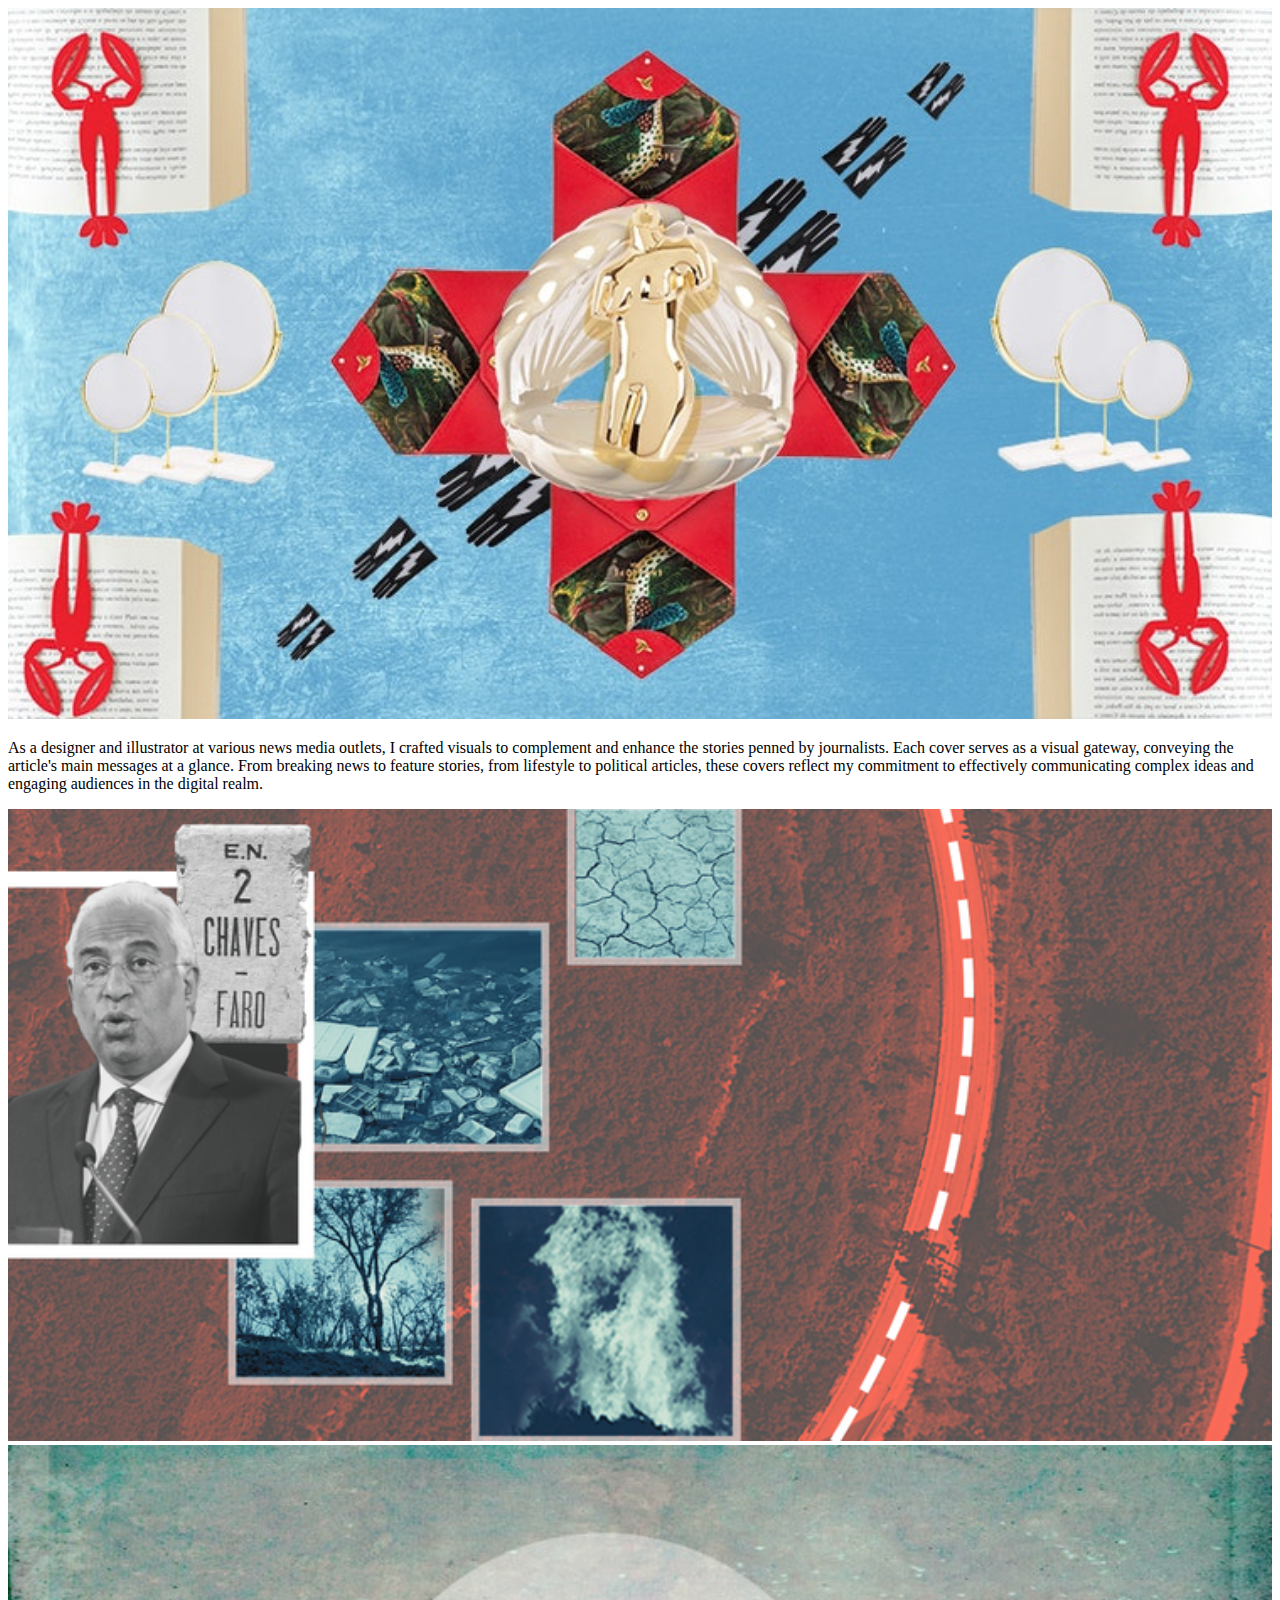
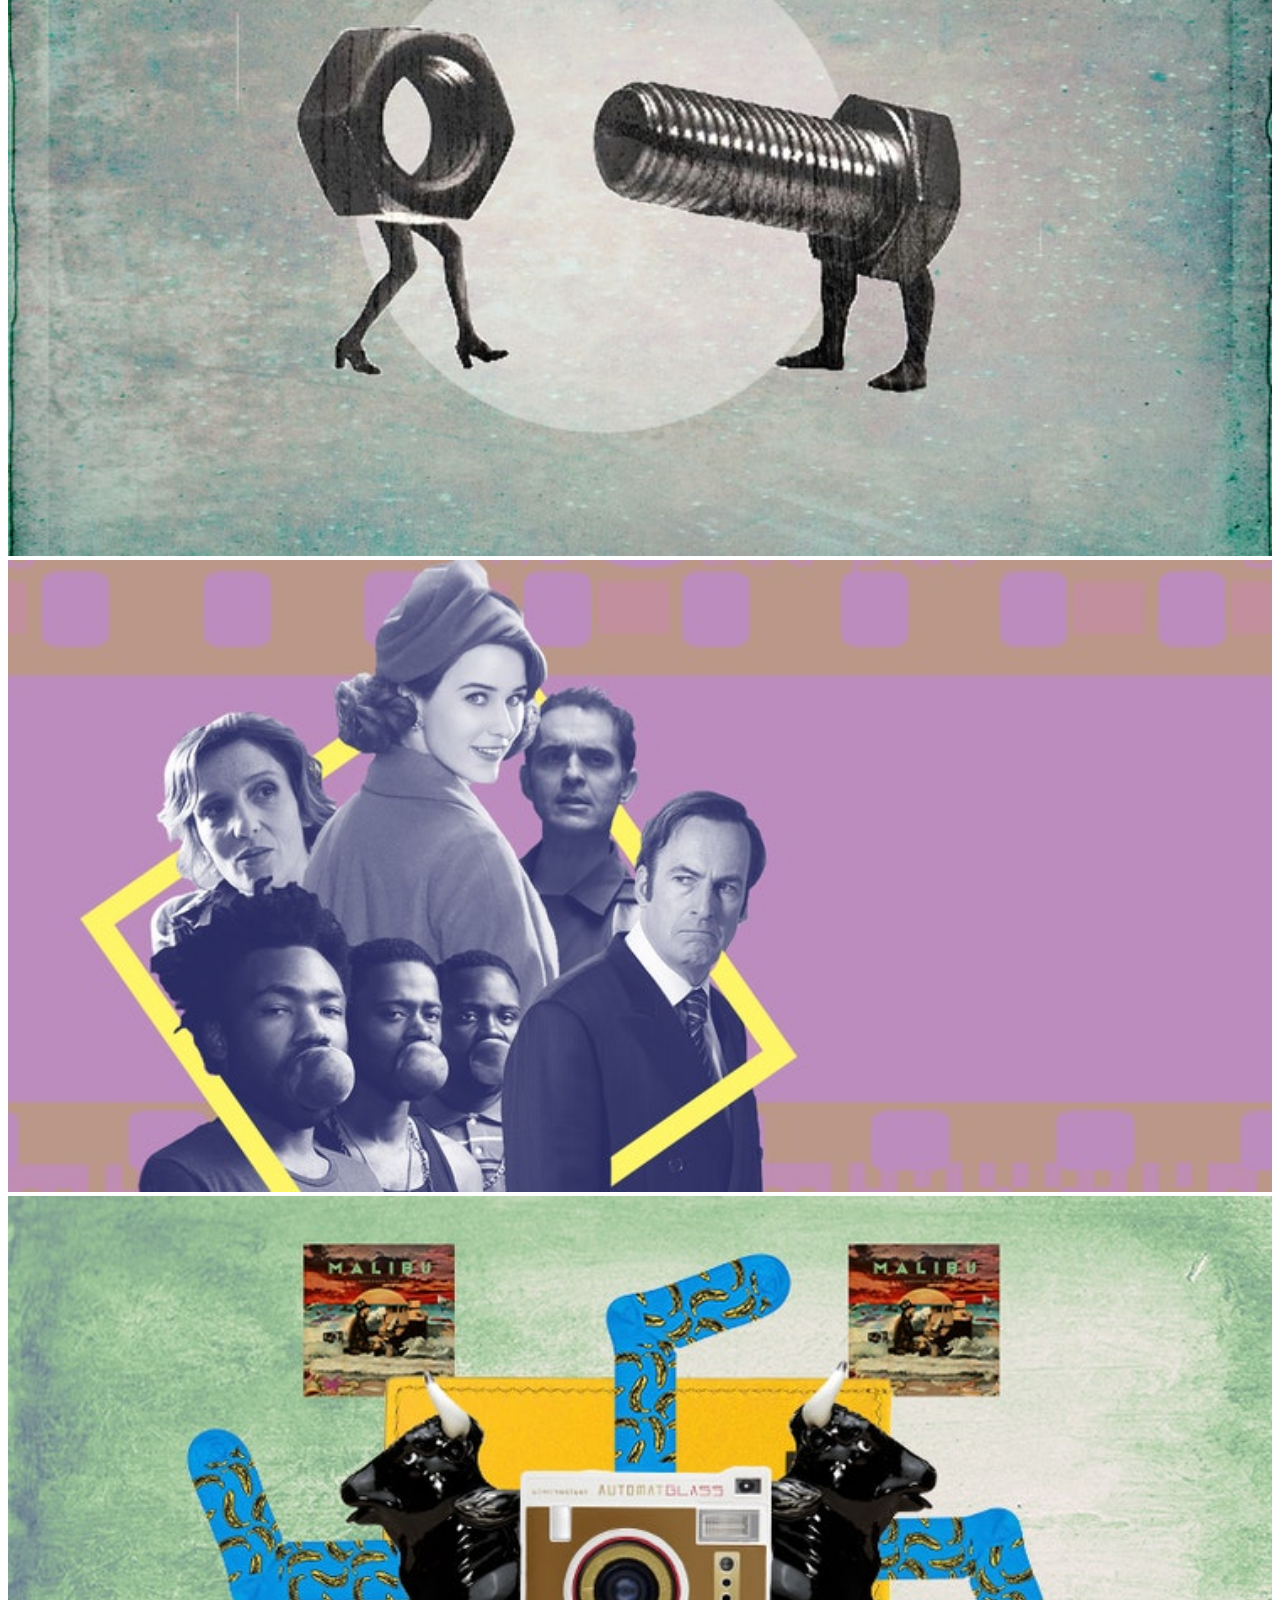
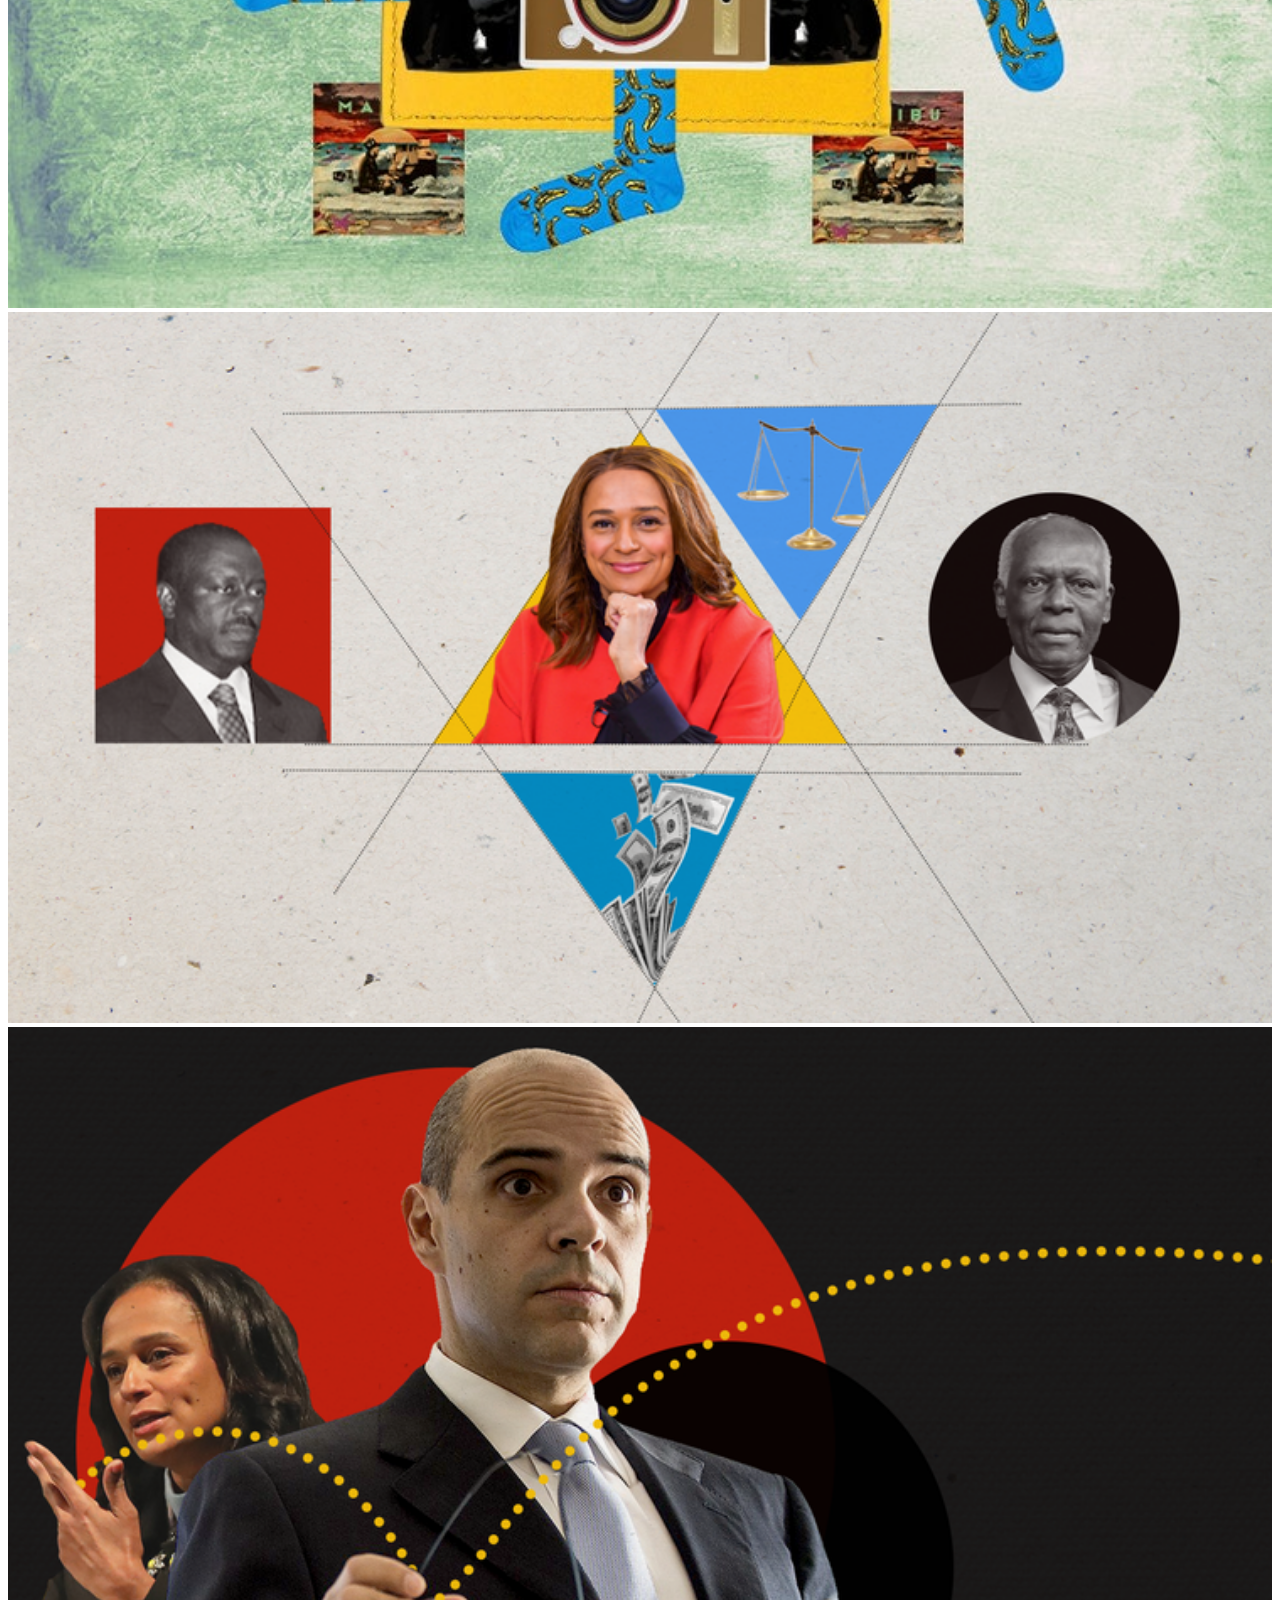
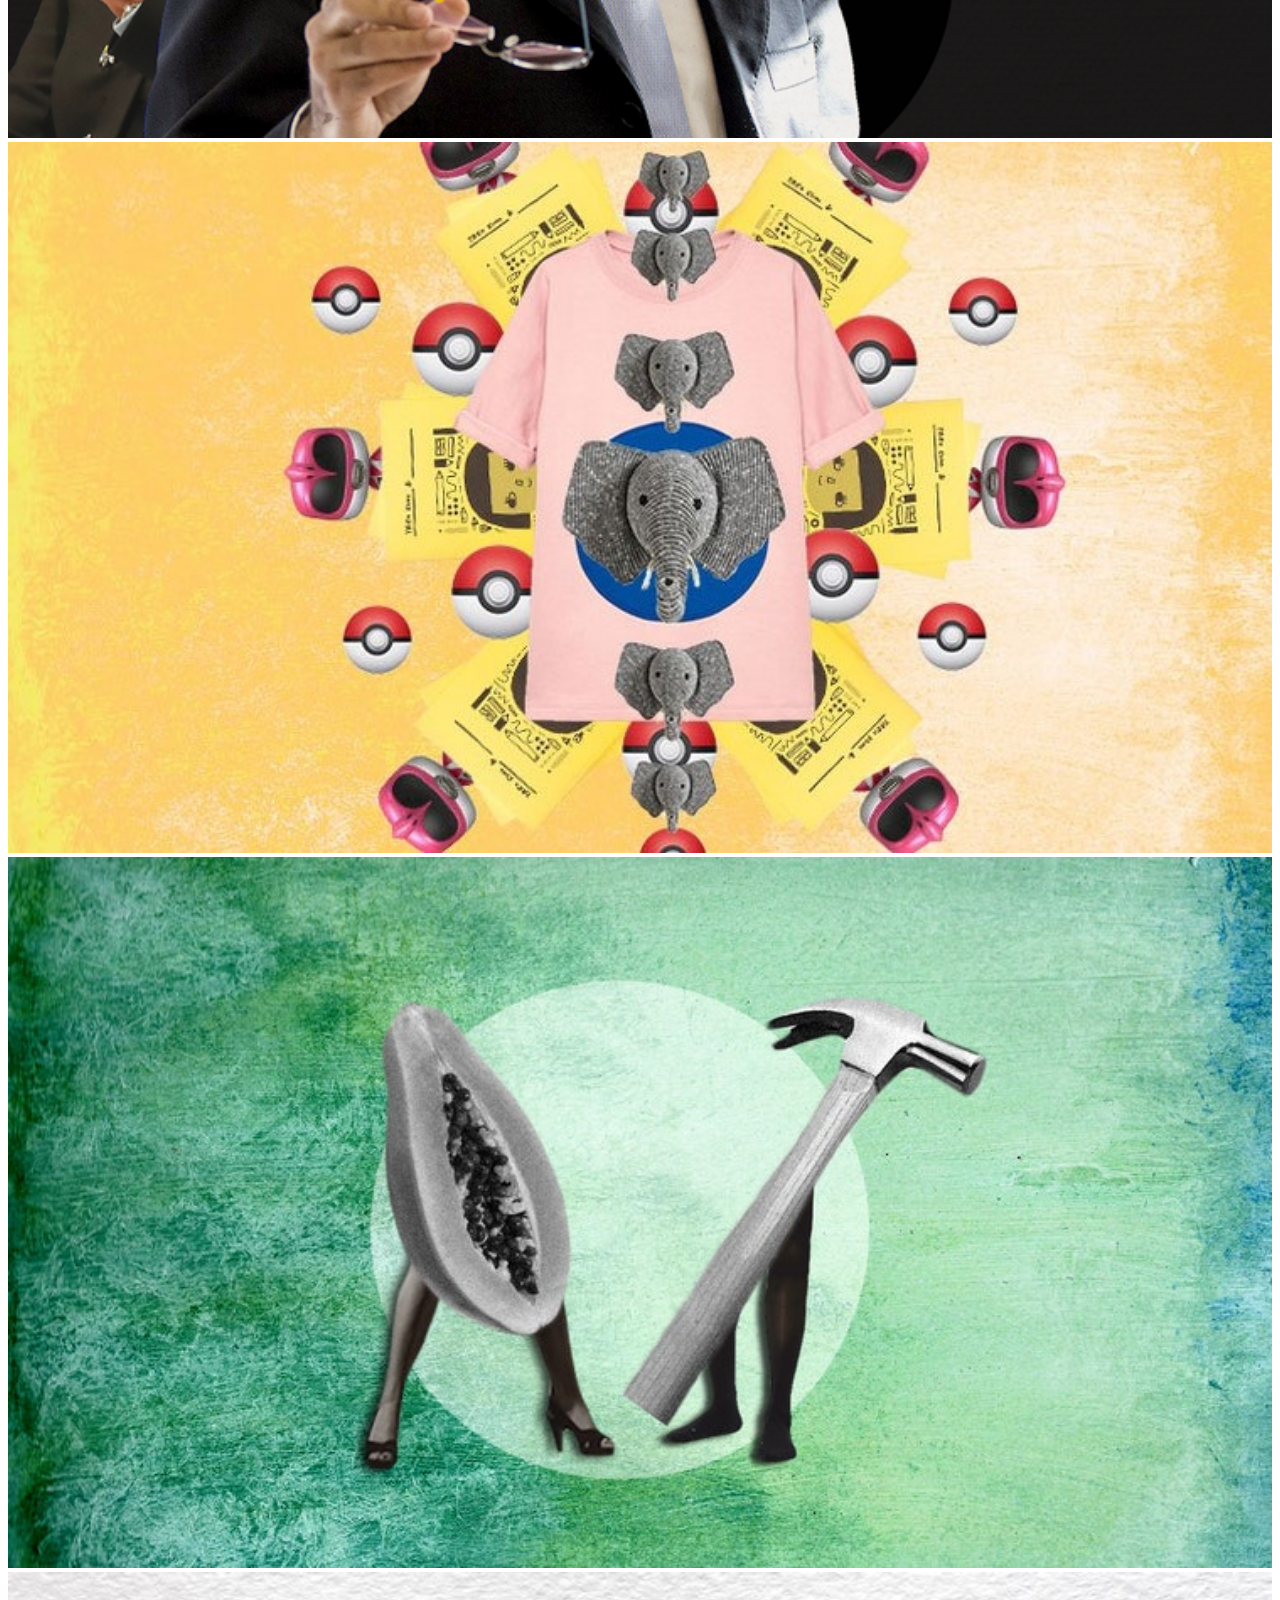
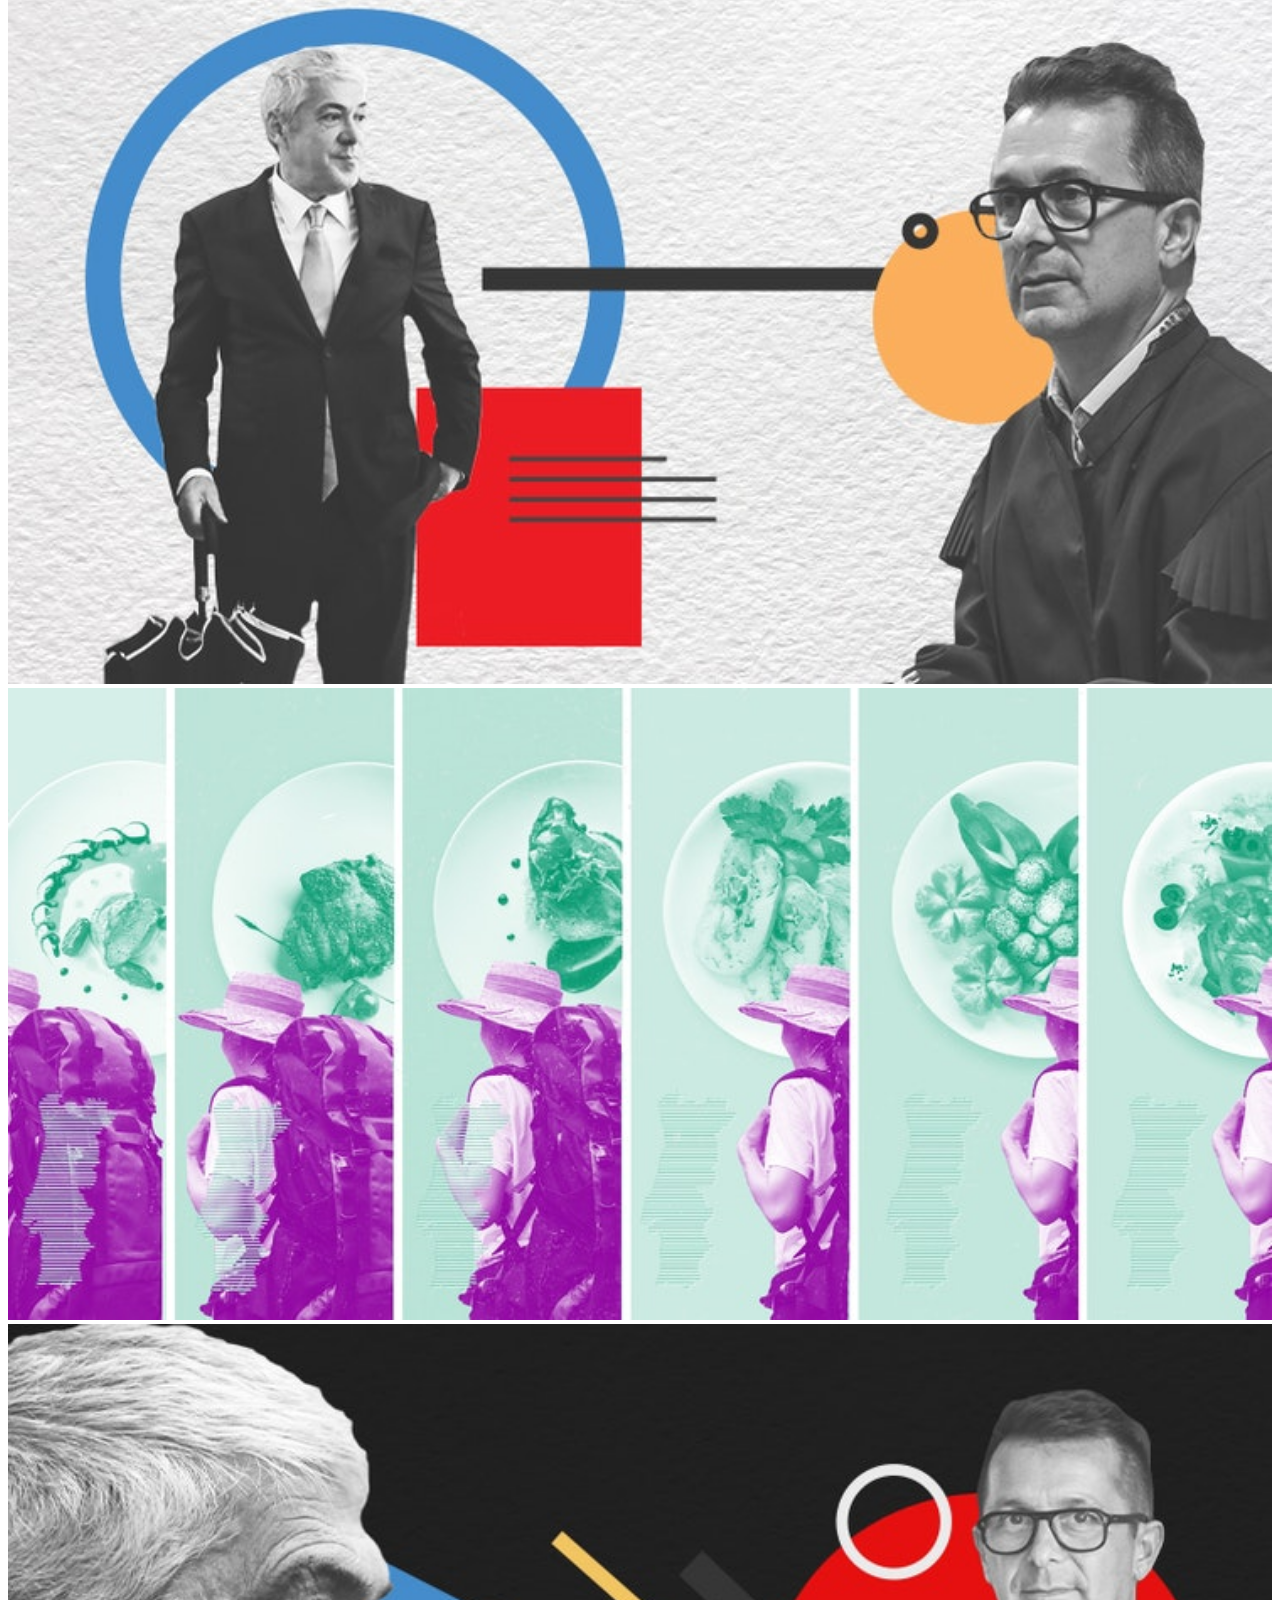
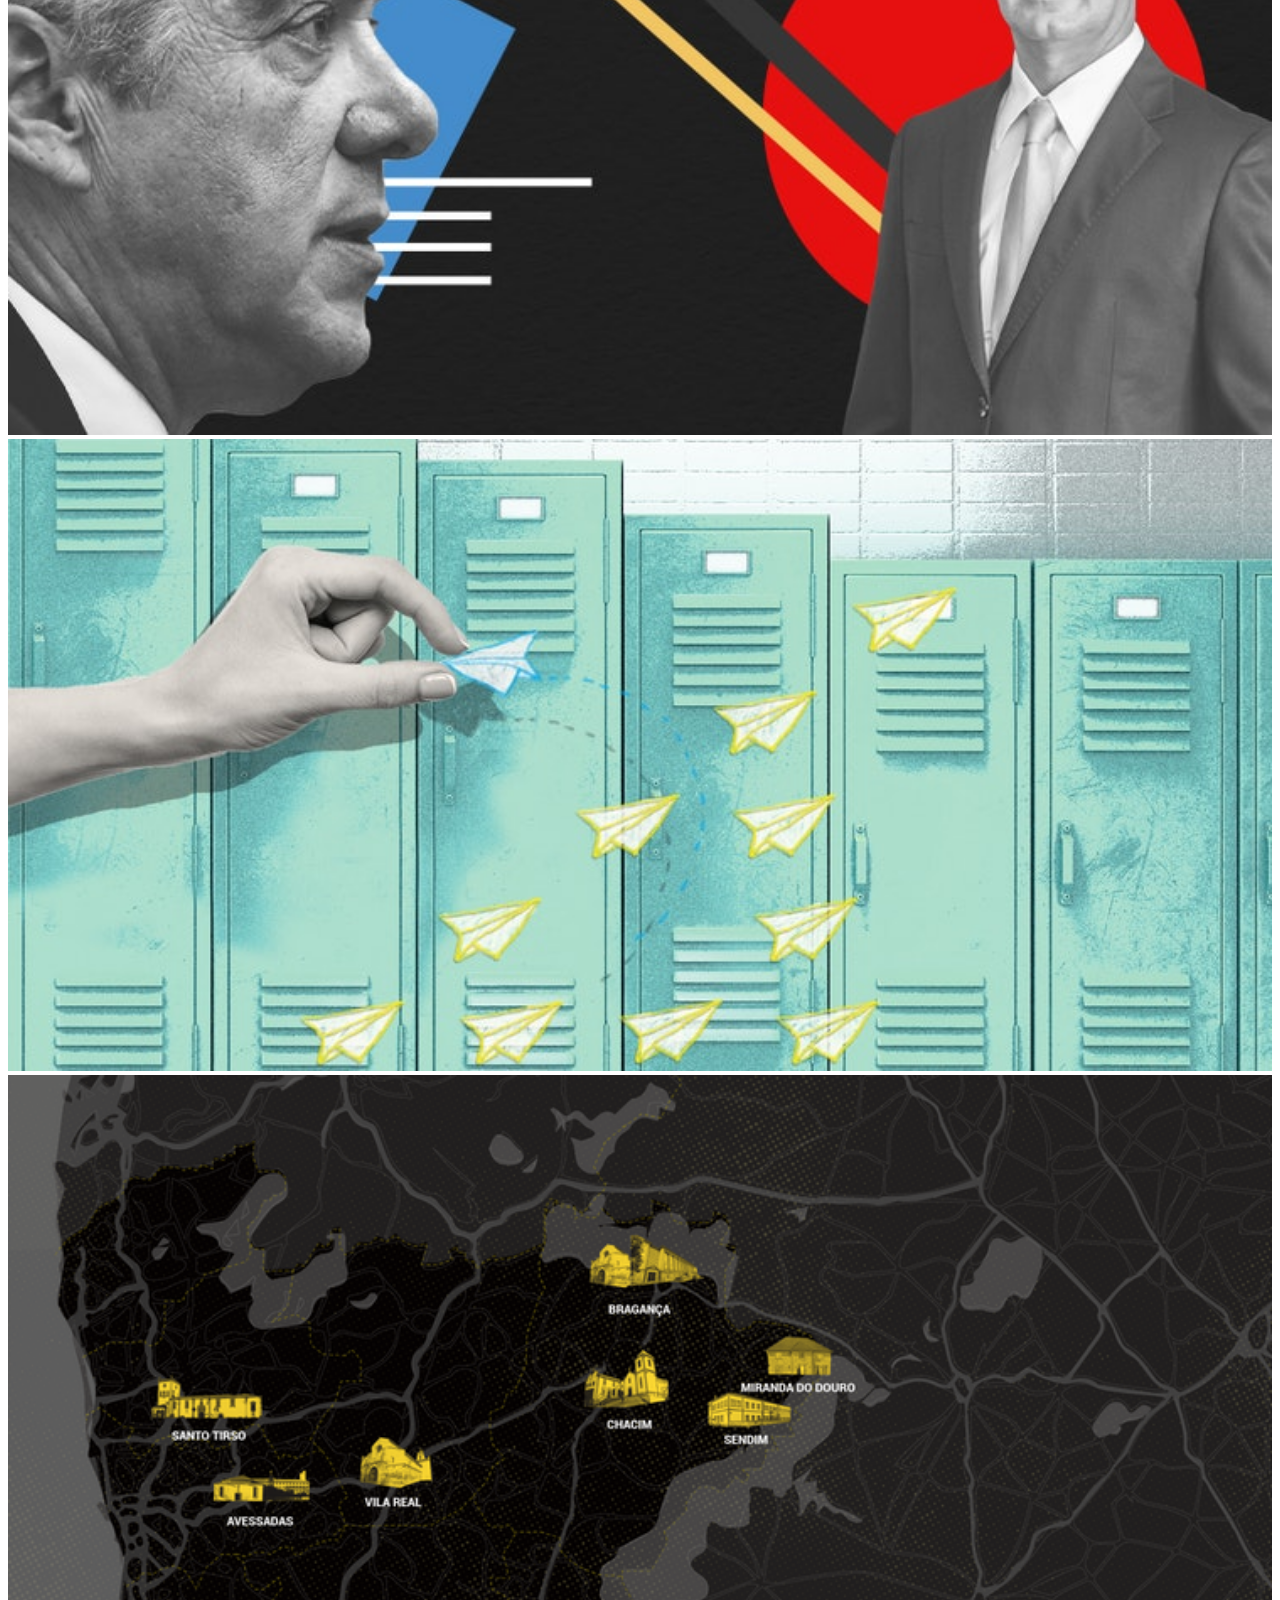
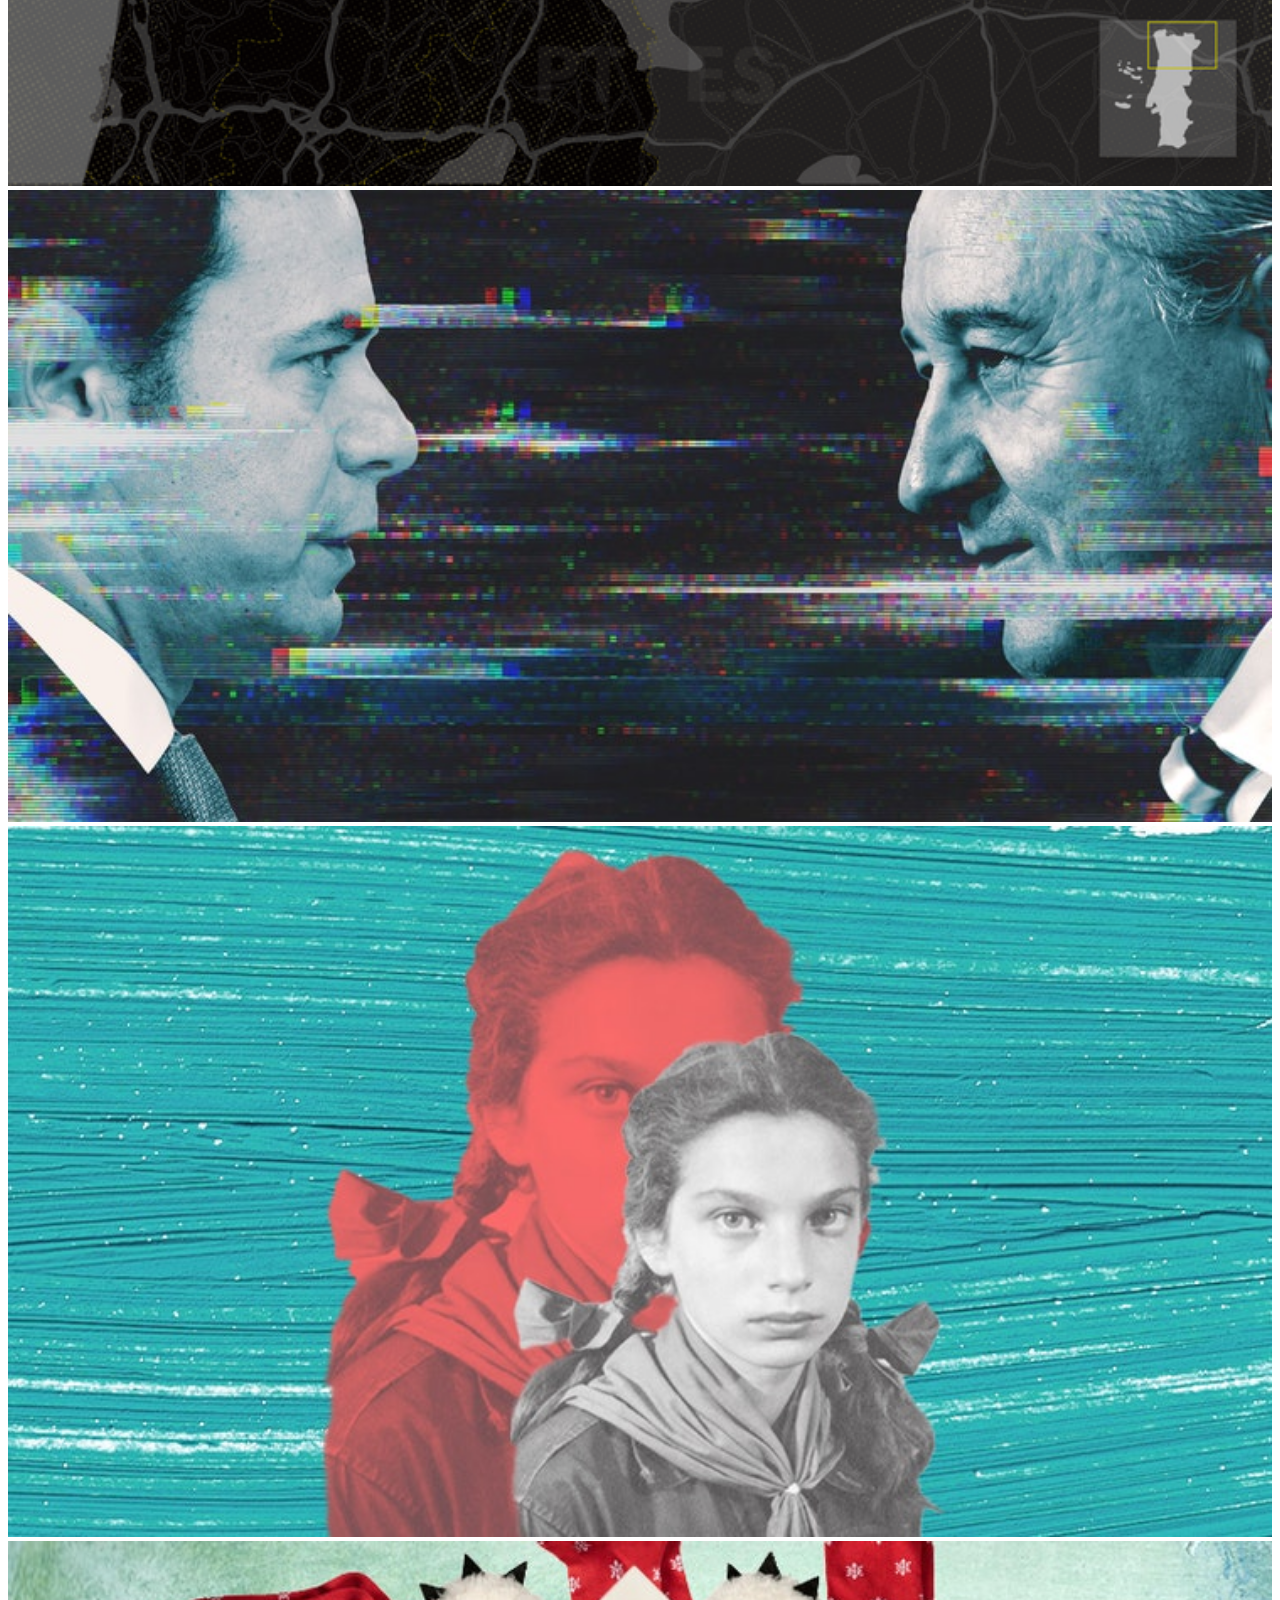
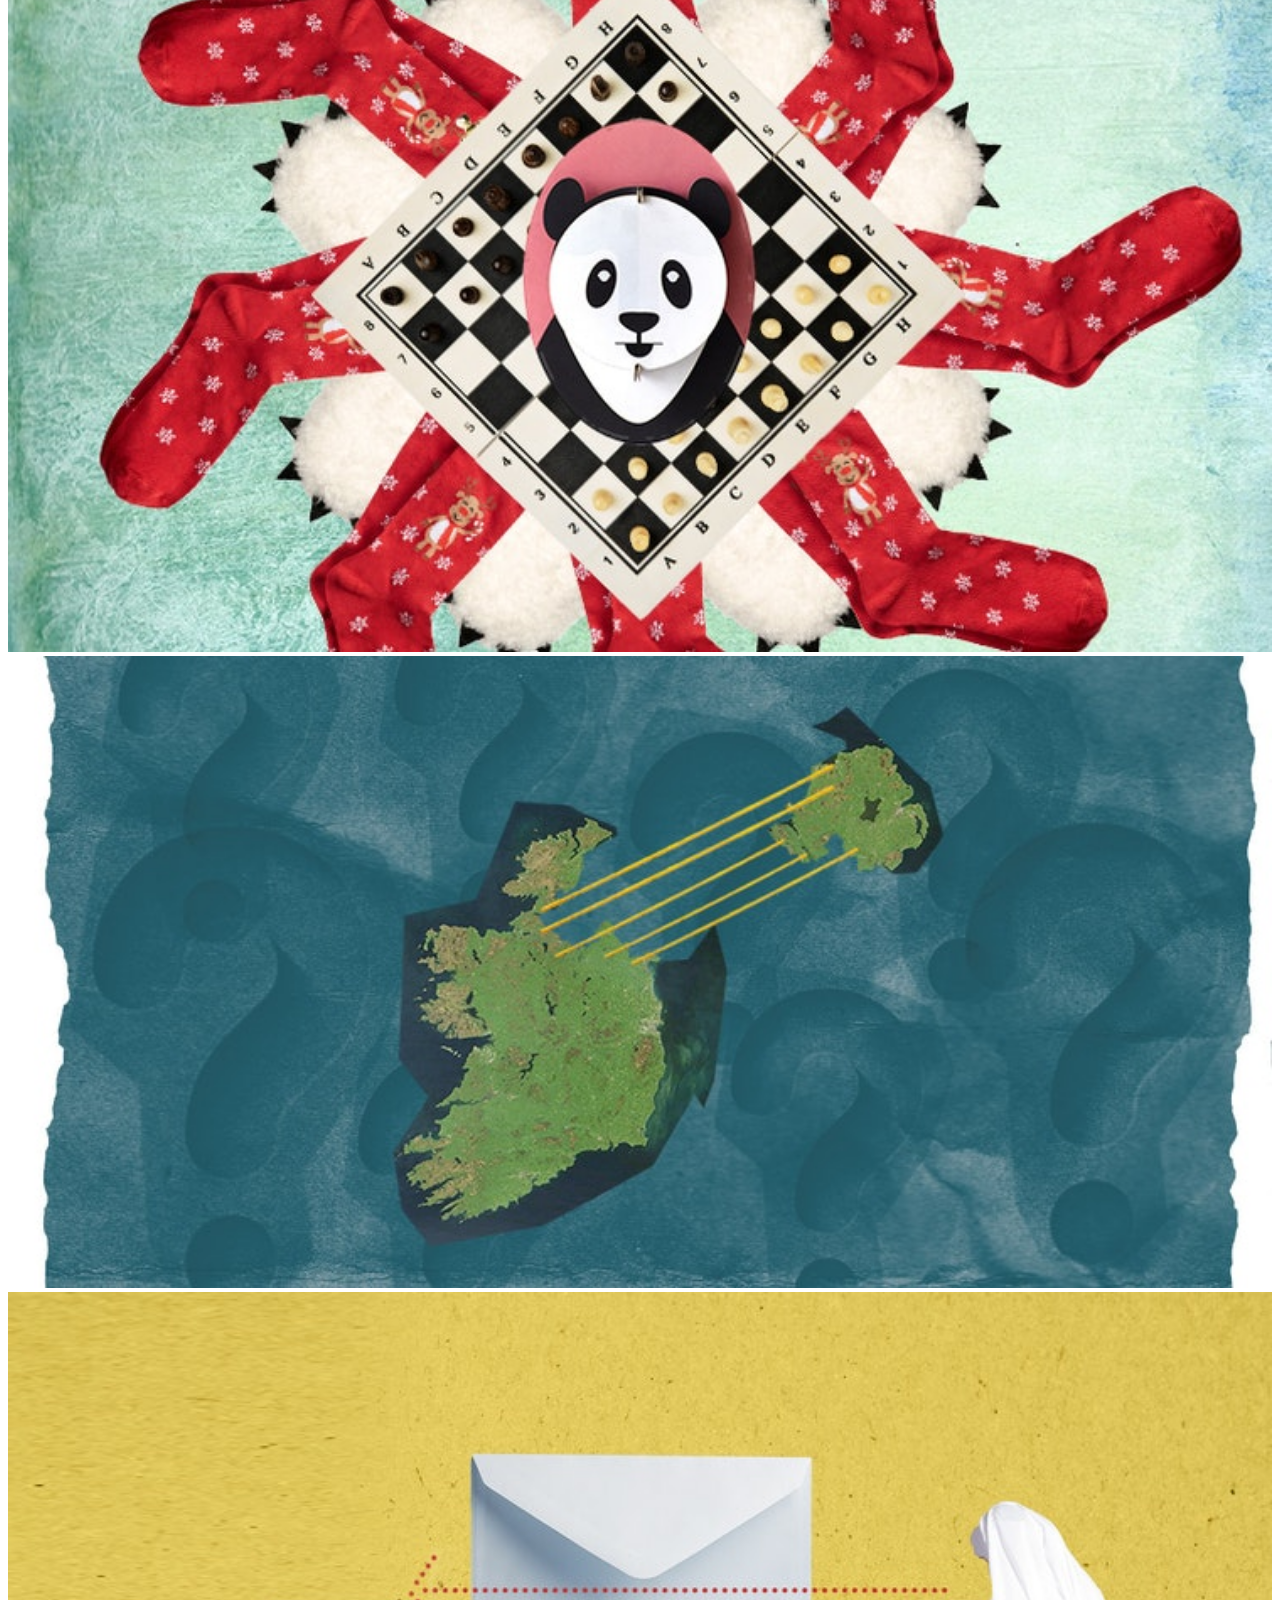
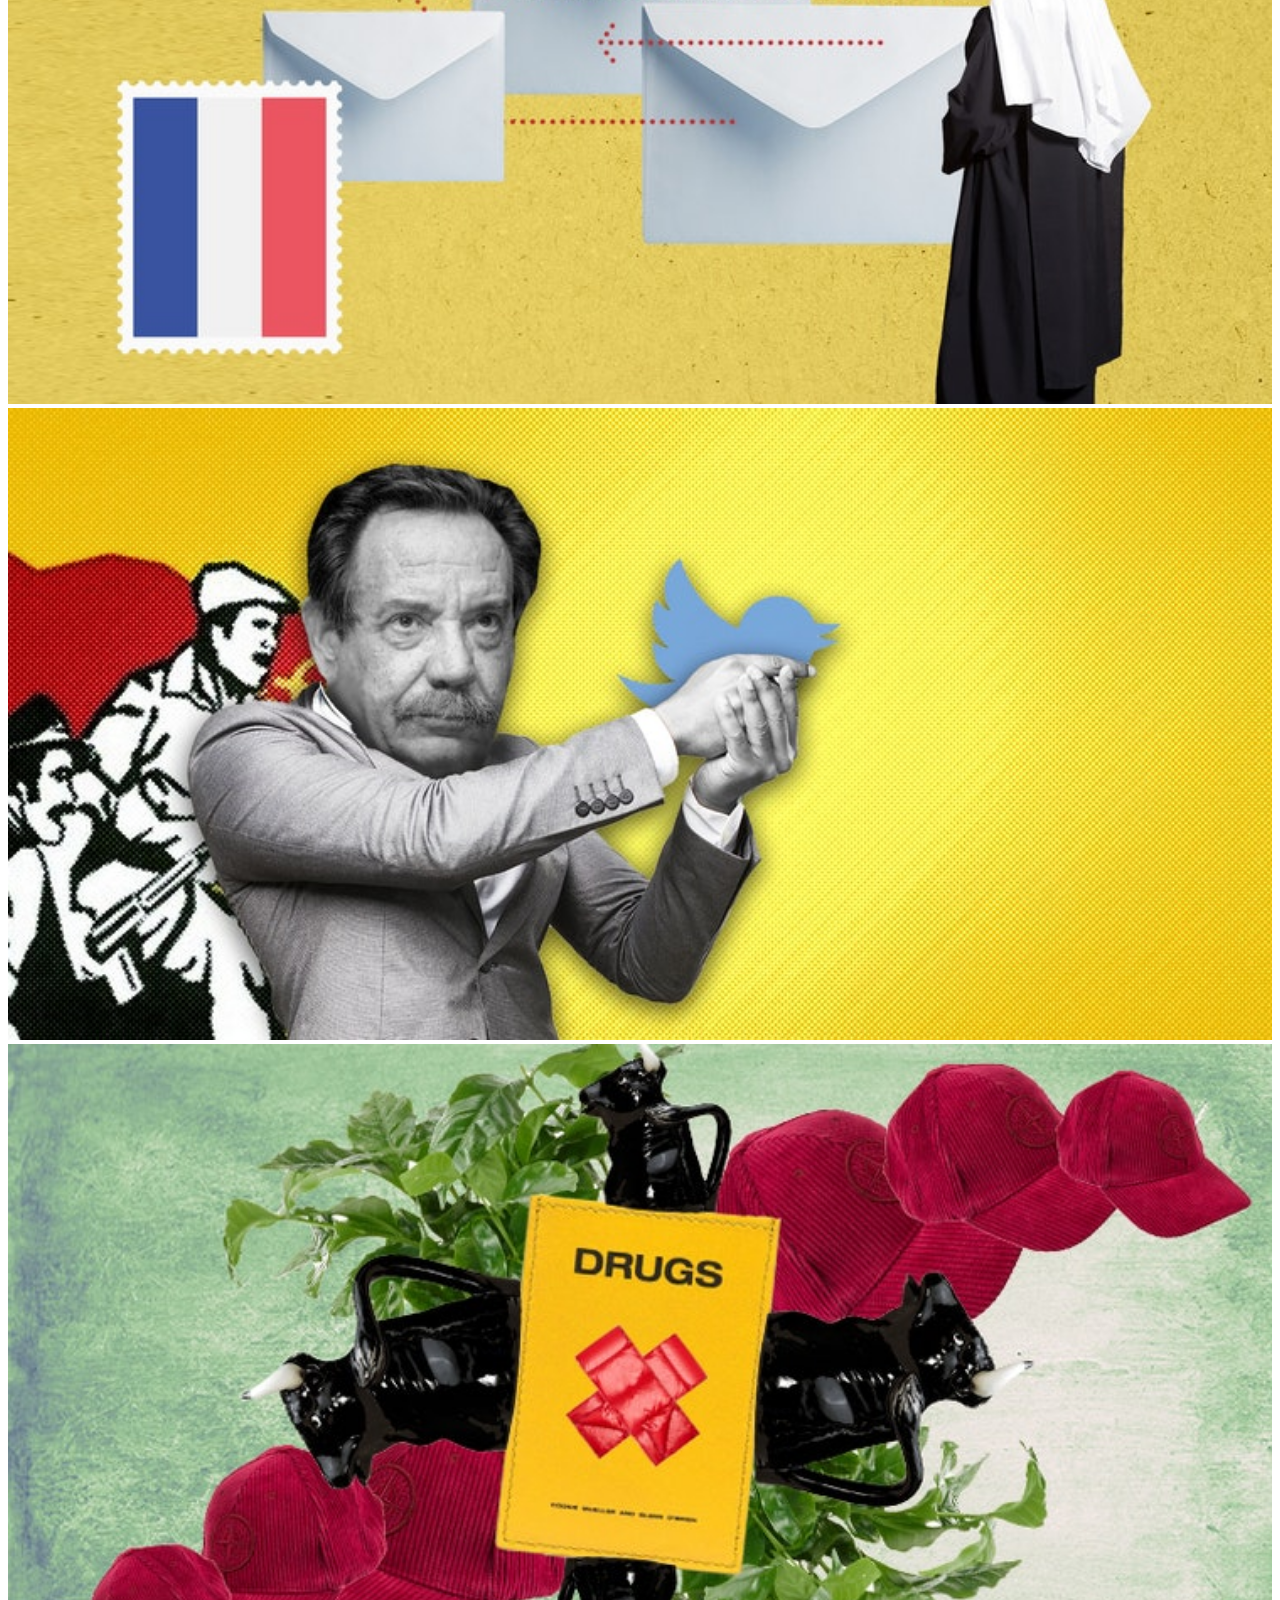
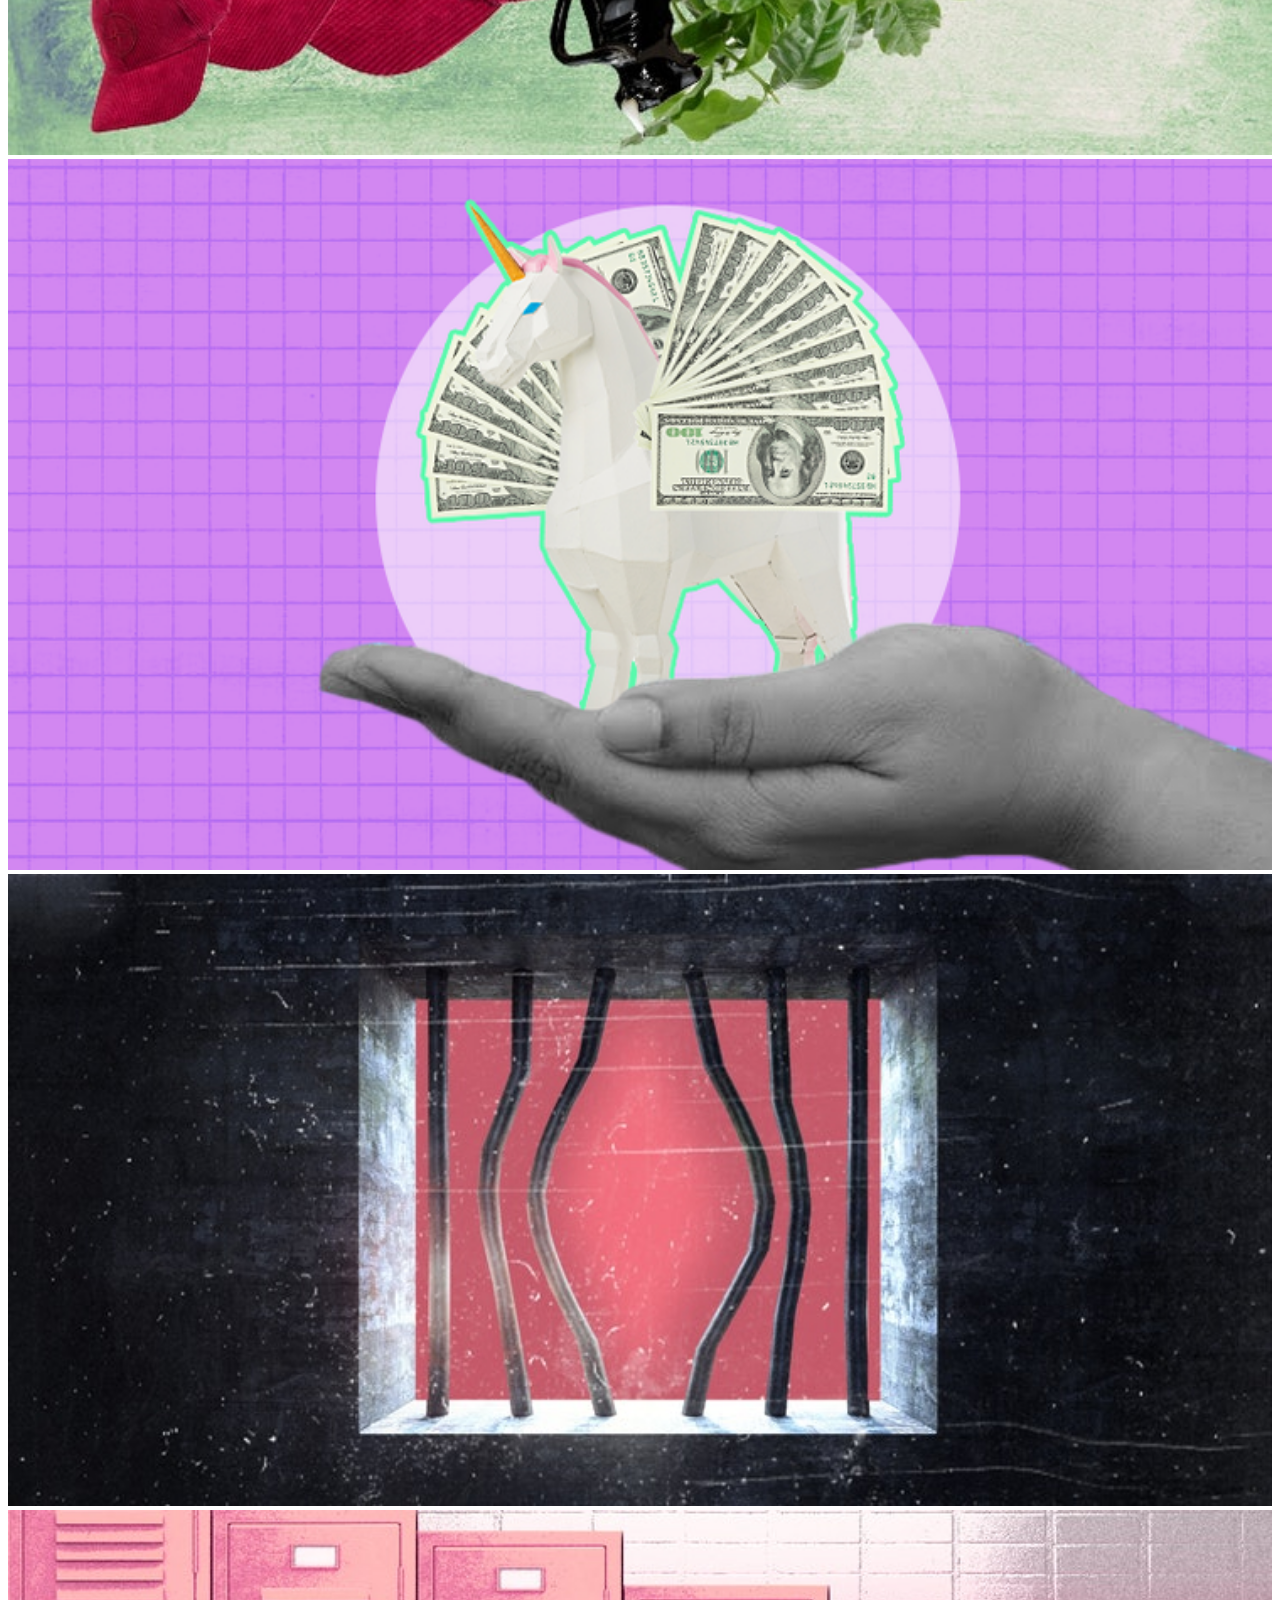
<file: covers.html>
<!DOCTYPE html>
<html lang="en-US">
<head>
<meta charset="utf-8" />
<title>Editorial Covers</title>
<meta name="author" content="Raquel Martins" />
<meta name="description" content="A collection of some of the editorial covers that I had the chance to work on during my years as an editorial designer." />
<meta name="viewport" content="width=device-width, initial-scale=1.0, maximum-scale=1.0, user-scalable=no, viewport-fit=cover" />
</head>

<div class="project-loadspot">
  <div class="project-images">

         <!-- Slideshow container -->
<div class="slideshow-container">

  <!-- Full-width images with number and caption text -->
  <div class="first mySlides fade">
    <div class="first mySlides fade">
      <img src="./assets/imgs/articlecovers/cover21.jpeg" style="width:100%"><div class="text"> </div>
    <div class="text"></div>
  </div>
</div>

<div class="project-info pa4 mb7 pa3-xs">
  <p>
    As a designer and illustrator at various news media outlets, I crafted visuals to complement and enhance the stories penned by journalists. Each cover serves as a visual gateway, conveying the article's main messages at a glance. From breaking news to feature stories, from lifestyle to political articles, these covers reflect my commitment to effectively communicating complex ideas and engaging audiences in the digital realm.
</p>
  </div>  

  <div class="slideshow-container">
    <div class="first mySlides fade">
      <img src="./assets/imgs/articlecovers/cover1.png" style="width:100%"><div class="text"> </div>
    
    </div>
    </div>

    <div class="slideshow-container">
      <div class="first mySlides fade">
        <img src="./assets/imgs/articlecovers/cover2.jpeg" style="width:100%"><div class="text"></div>
      </div>
      </div>

      <div class="slideshow-container">
        <div class="first mySlides fade">
          <img src="./assets/imgs/articlecovers/cover3.jpeg" style="width:100%"><div class="text"></div>
        </div>
        </div>

        <div class="slideshow-container">
          <div class="first mySlides fade">
            <img src="./assets/imgs/articlecovers/cover4.jpeg" style="width:100%"><div class="text"></div>
          </div>
          </div>

          <div class="slideshow-container">
            <div class="first mySlides fade">
              <img src="./assets/imgs/articlecovers/cover5.png" style="width:100%"><div class="text"></div>
            </div>
            </div>


                <div class="slideshow-container">
                  <div class="first mySlides fade">
                    <img src="./assets/imgs/articlecovers/cover8.png" style="width:100%"><div class="text"></div>
                  </div>
                  </div>


                    <div class="slideshow-container">
                      <div class="first mySlides fade">
                        <img src="./assets/imgs/articlecovers/cover10.jpeg" style="width:100%"><div class="text"></div>
                      </div>
                      </div>

                        <div class="slideshow-container">
                          <div class="first mySlides fade">
                            <img src="./assets/imgs/articlecovers/cover12.jpeg" style="width:100%"><div class="text"></div>
                          </div>
                          </div>

                          <div class="slideshow-container">
                            <div class="first mySlides fade">
                              <img src="./assets/imgs/articlecovers/cover13.jpeg" style="width:100%"><div class="text"></div>
                            </div>
                            </div>

                            <div class="slideshow-container">
                              <div class="first mySlides fade">
                                <img src="./assets/imgs/articlecovers/cover14.jpeg" style="width:100%"><div class="text"></div>
                              </div>
                              </div>

                              <div class="slideshow-container">
                                <div class="first mySlides fade">
                                  <img src="./assets/imgs/articlecovers/cover15.jpeg" style="width:100%"><div class="text"></div>
                                </div>
                                </div>

                                <div class="slideshow-container">
                                  <div class="first mySlides fade">
                                    <img src="./assets/imgs/articlecovers/cover16.jpeg" style="width:100%"><div class="text"></div>
                                  </div>
                                  </div>
                                  <div class="slideshow-container">
                                    <div class="first mySlides fade">
                                      <img src="./assets/imgs/articlecovers/cover17.png" style="width:100%"><div class="text"></div>
                                    </div>
                                    </div>
        
                                    <div class="slideshow-container">
                                      <div class="first mySlides fade">
                                        <img src="./assets/imgs/articlecovers/cover18.jpeg" style="width:100%"><div class="text"></div>
                                      </div>
                                      </div>

                                      <div class="slideshow-container">
                                        <div class="first mySlides fade">
                                          <img src="./assets/imgs/articlecovers/cover19.jpeg" style="width:100%"><div class="text"></div>
                                        </div>
                                        </div>

                                        <div class="slideshow-container">
                                          <div class="first mySlides fade">
                                            <img src="./assets/imgs/articlecovers/cover20.jpeg" style="width:100%"><div class="text"></div>
                                          </div>
                                          </div>

                                          <div class="slideshow-container">
                                            <div class="first mySlides fade">
                                              <img src="./assets/imgs/articlecovers/cover6.jpeg" style="width:100%"><div class="text"></div>
                                            </div>
                                            </div>

                                            <div class="slideshow-container">
                                              <div class="first mySlides fade">
                                                <img src="./assets/imgs/articlecovers/cover22.jpeg" style="width:100%"><div class="text"></div>
                                              </div>
                                              </div>

                                              <div class="slideshow-container">
                                                <div class="first mySlides fade">
                                                  <img src="./assets/imgs/articlecovers/cover23.jpeg" style="width:100%"><div class="text"></div>
                                                </div>
                                                </div>

                                                <div class="slideshow-container">
                                                  <div class="first mySlides fade">
                                                    <img src="./assets/imgs/articlecovers/cover24.jpeg" style="width:100%"><div class="text"></div>
                                                  </div>
                                                  </div>

                                                  <div class="slideshow-container">
                                                    <div class="first mySlides fade">
                                                      <img src="./assets/imgs/articlecovers/cover25.png" style="width:100%"><div class="text"></div>
                                                    </div>
                                                    </div>

                                                      <div class="slideshow-container">
                                                        <div class="first mySlides fade">
                                                          <img src="./assets/imgs/articlecovers/cover27.jpeg" style="width:100%"><div class="text"></div>
                                                        </div>
                                                        </div>

                                                        <div class="slideshow-container">
                                                          <div class="first mySlides fade">
                                                            <img src="./assets/imgs/articlecovers/cover28.jpeg" style="width:100%"><div class="text"></div>
                                                          </div>
                                                          </div>

                                                          <div class="slideshow-container">
                                                            <div class="first mySlides fade">
                                                              <img src="./assets/imgs/articlecovers/cover29.jpeg" style="width:100%"><div class="text"></div>
                                                            </div>
                                                            </div>

                                                            <div class="slideshow-container">
                                                              <div class="first mySlides fade">
                                                                <img src="./assets/imgs/articlecovers/cover30.jpeg" style="width:100%"><div class="text"></div>
                                                              </div>
                                                              </div>

                                                              <div class="slideshow-container">
                                                                <div class="first mySlides fade">
                                                                  <img src="./assets/imgs/articlecovers/cover31.png" style="width:100%"><div class="text"></div>
                                                                </div>
                                                                </div>

                                                                <div class="slideshow-container">
                                                                  <div class="first mySlides fade">
                                                                    <img src="./assets/imgs/articlecovers/cover32.jpeg" style="width:100%"><div class="text"></div>
                                                                  </div>
                                                                  </div>
    
  
<div class="project-details pl4 pr4 pt3 bt mb6 pa3-xs">


</div>

<div class="close-circle">×</div>

</html>
</file>
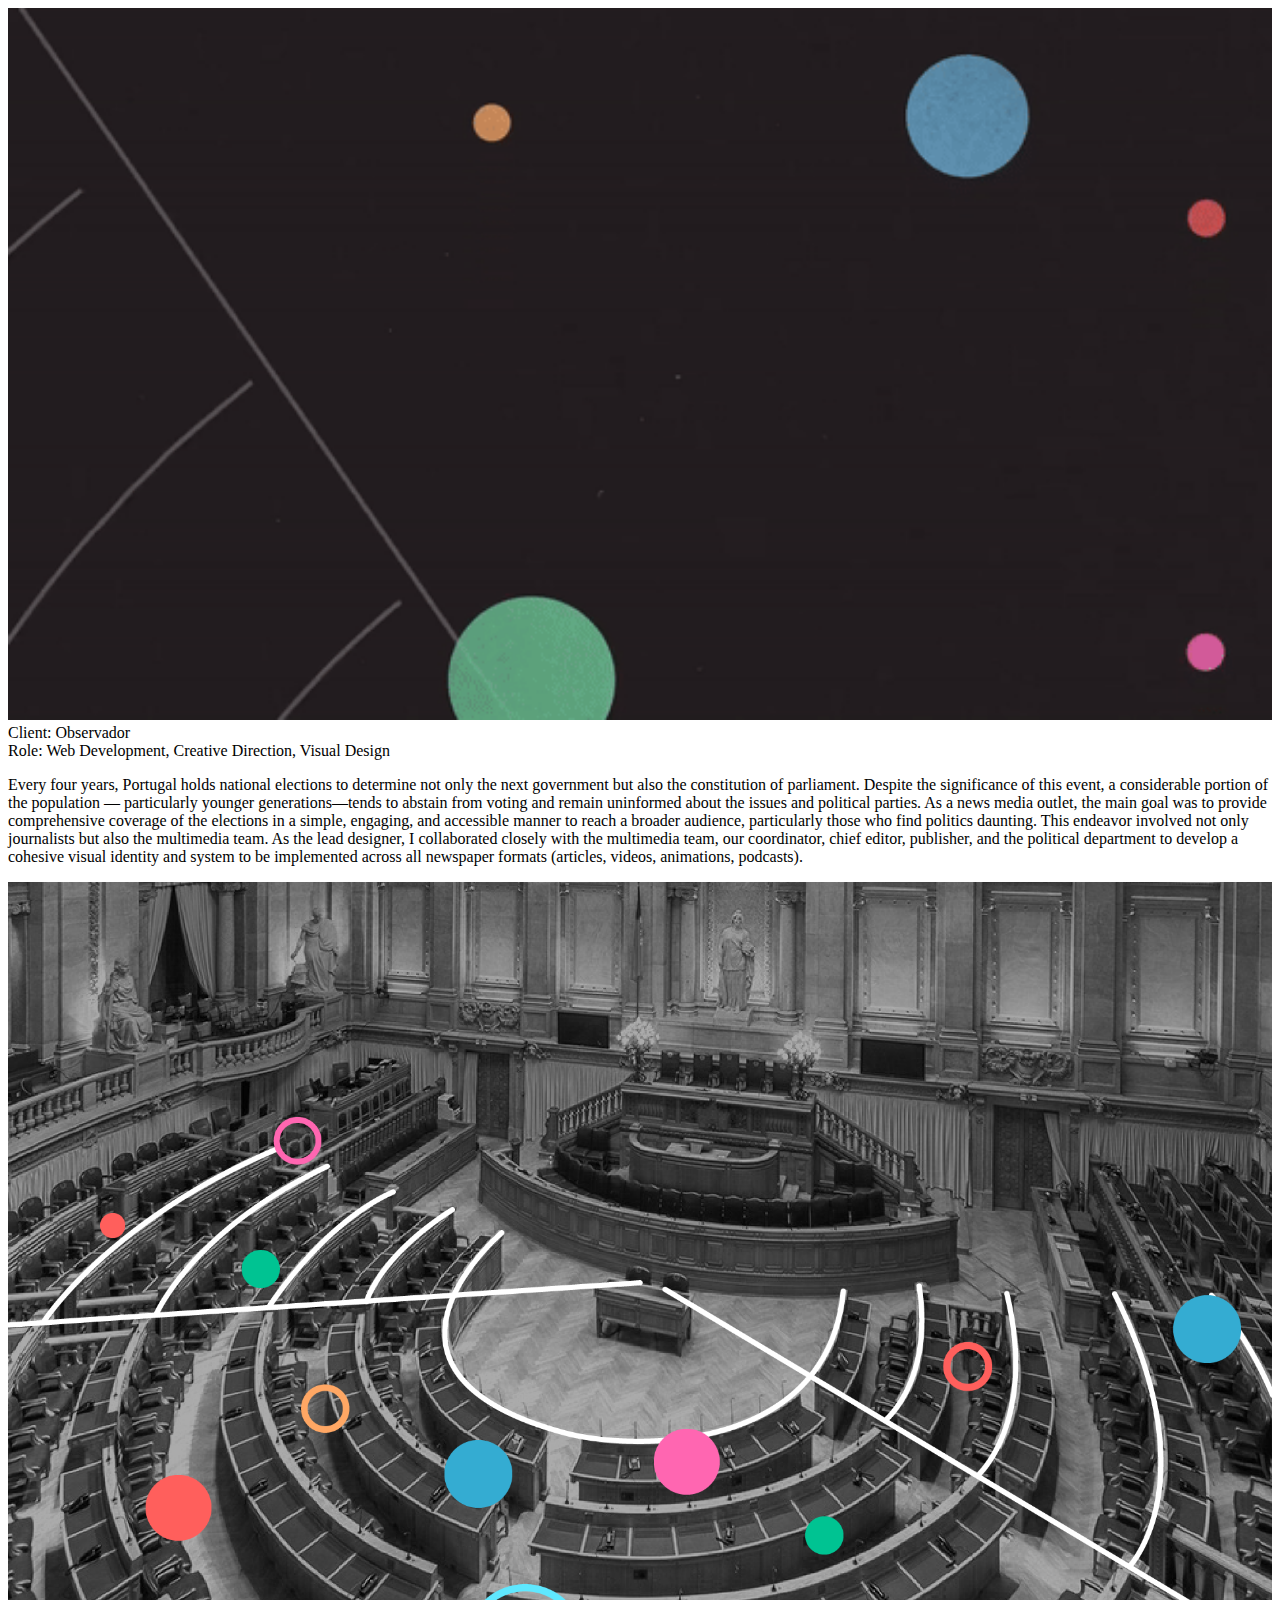
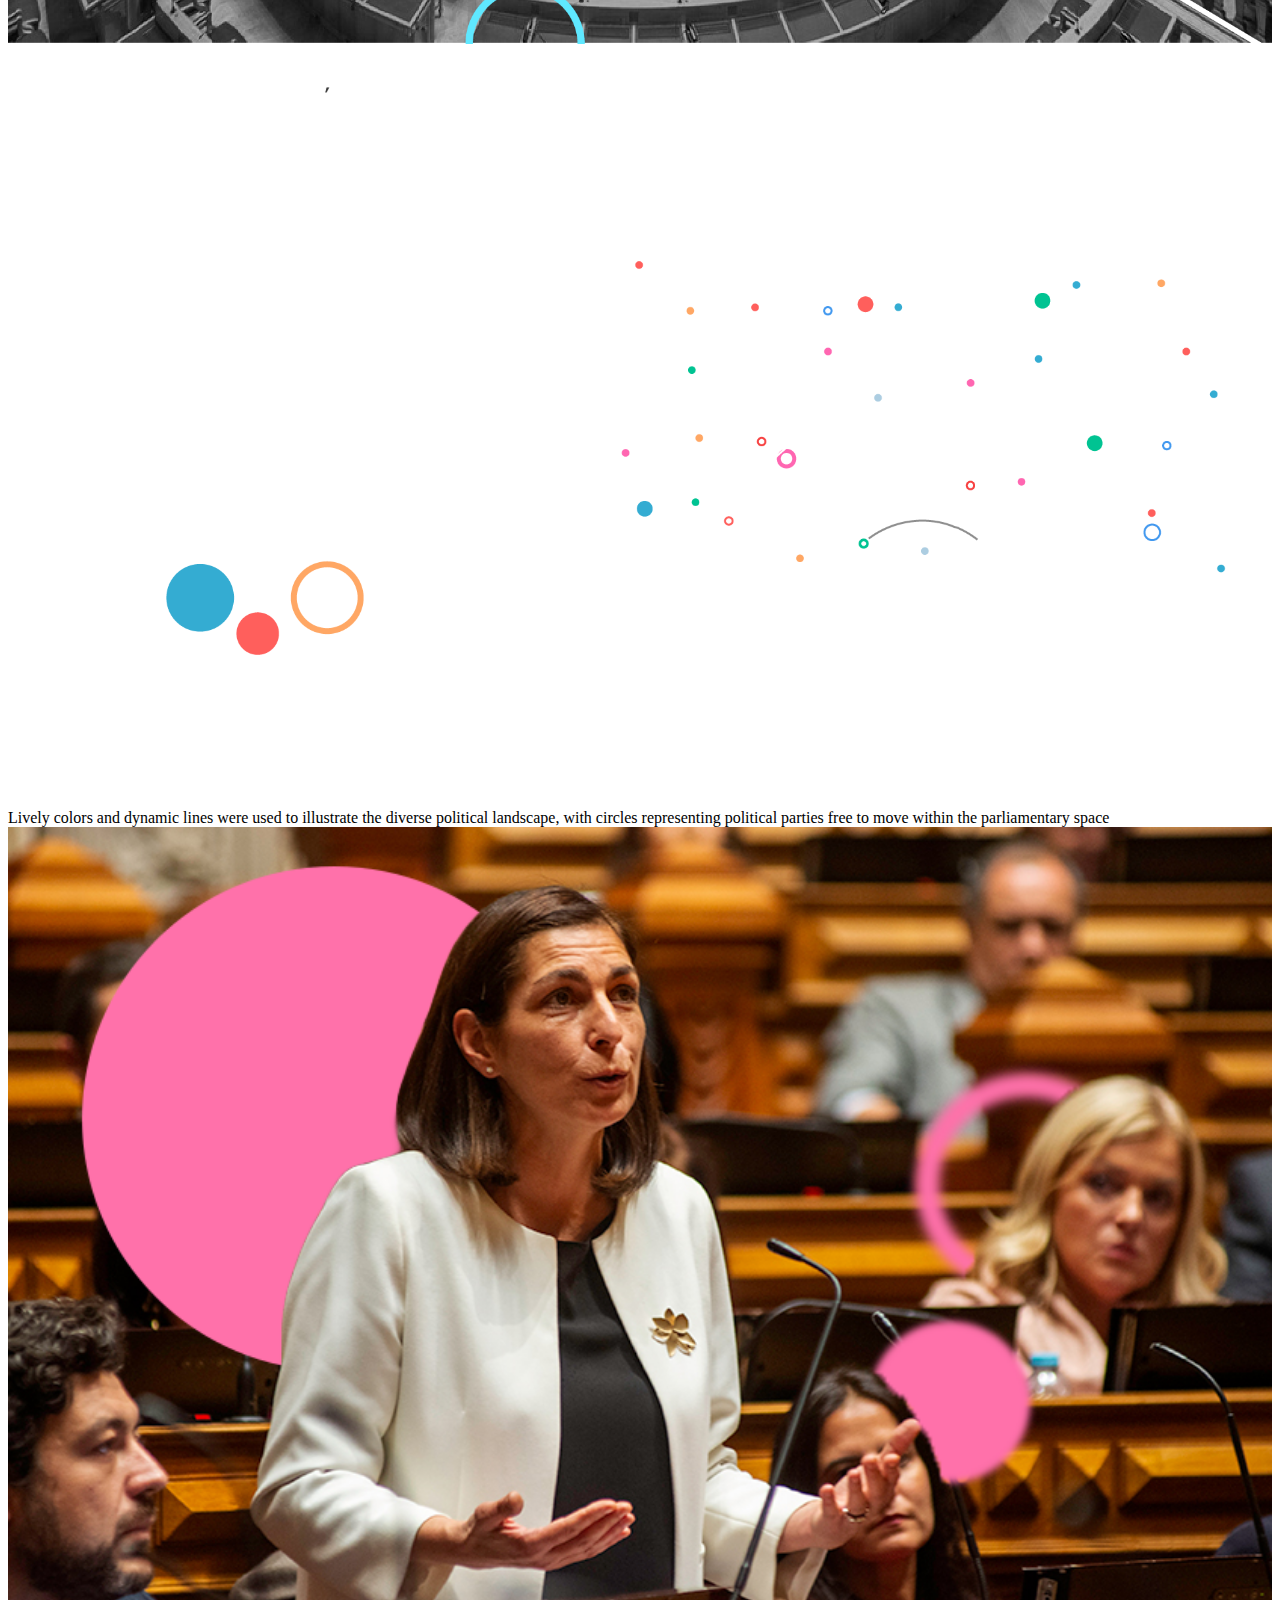
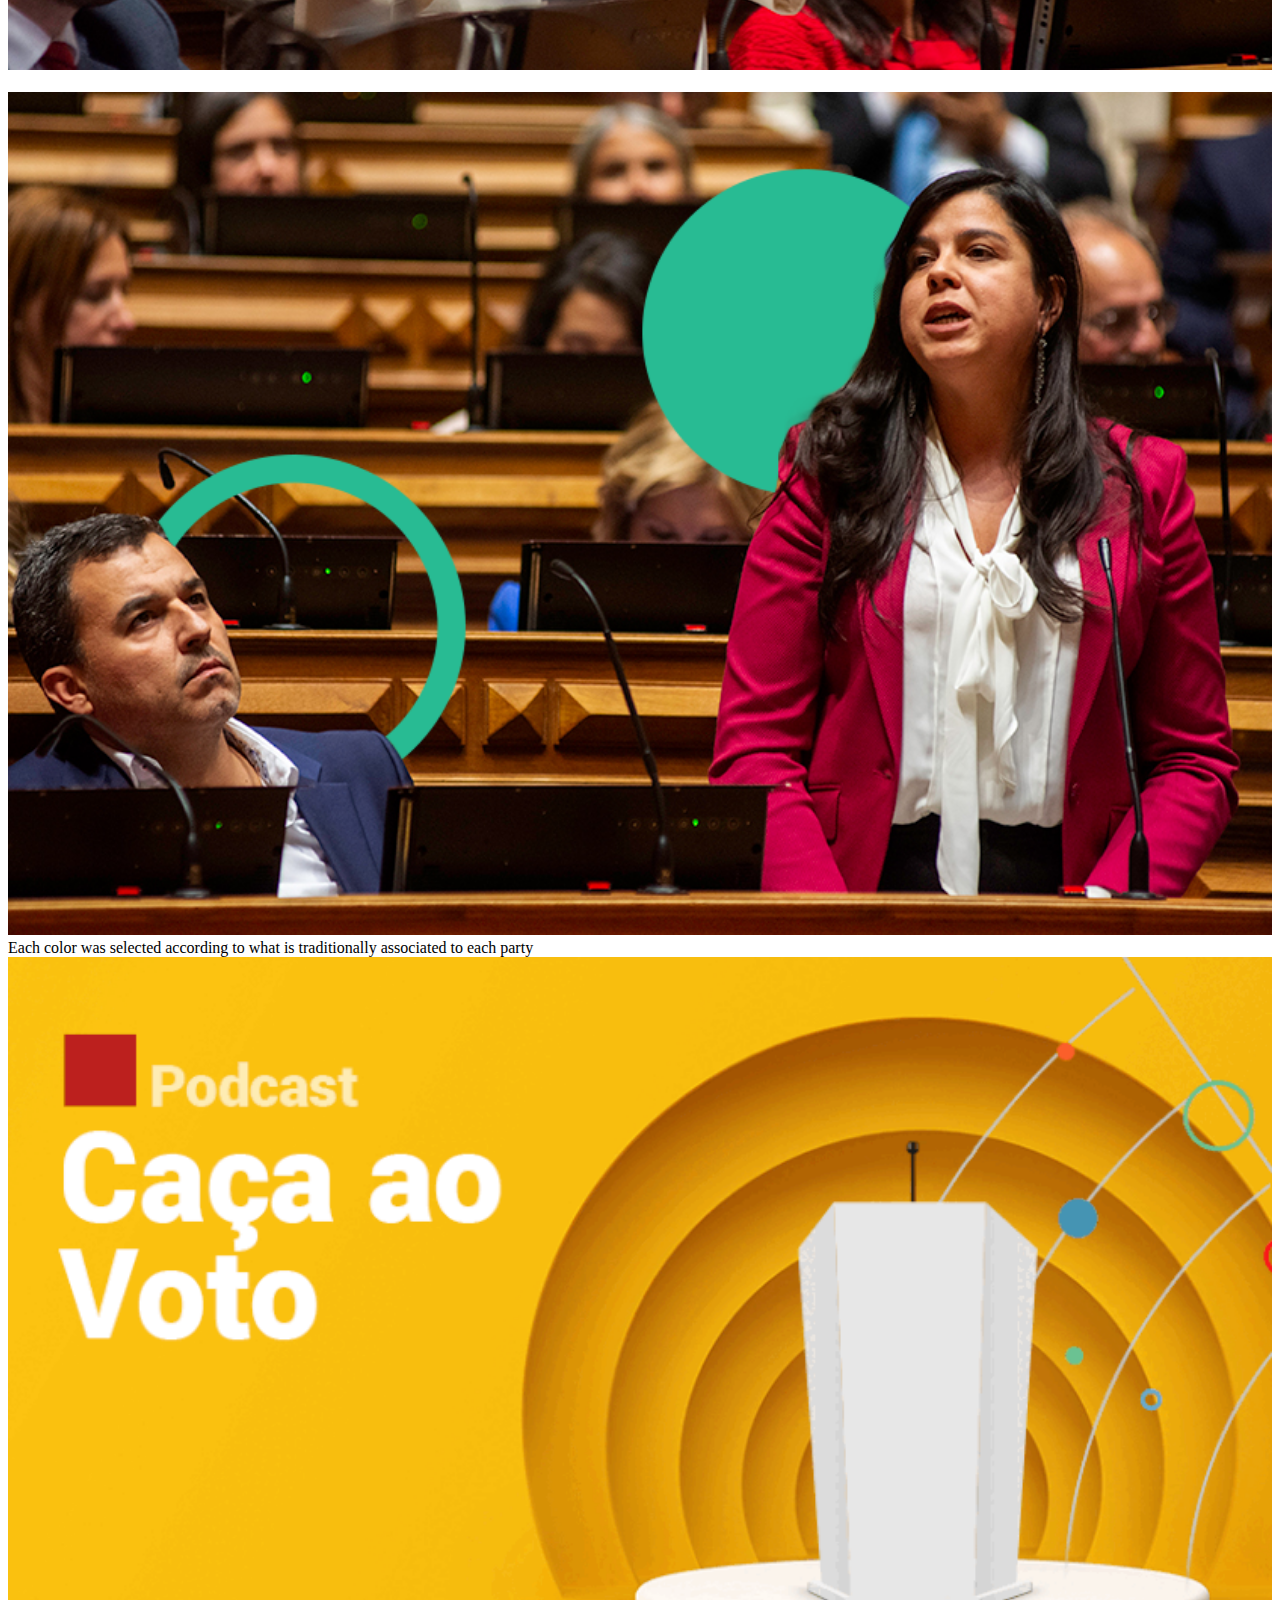
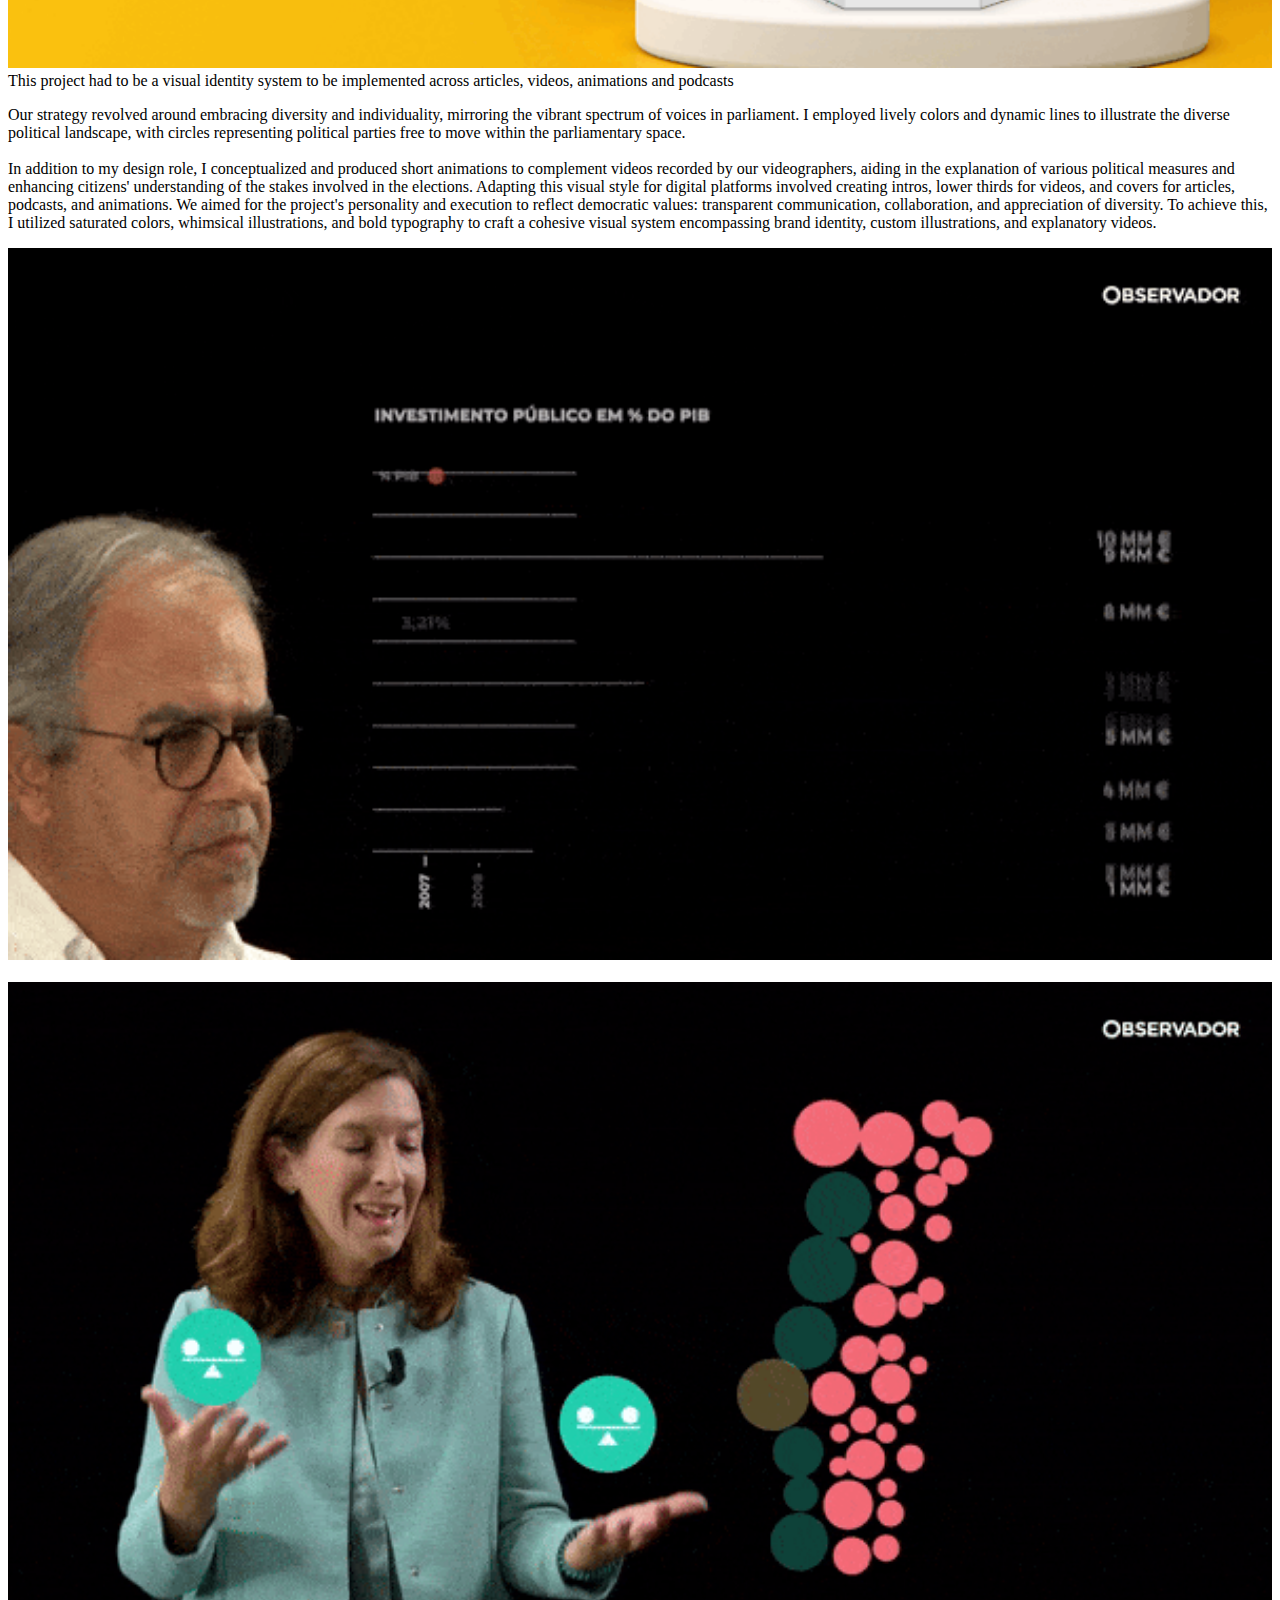
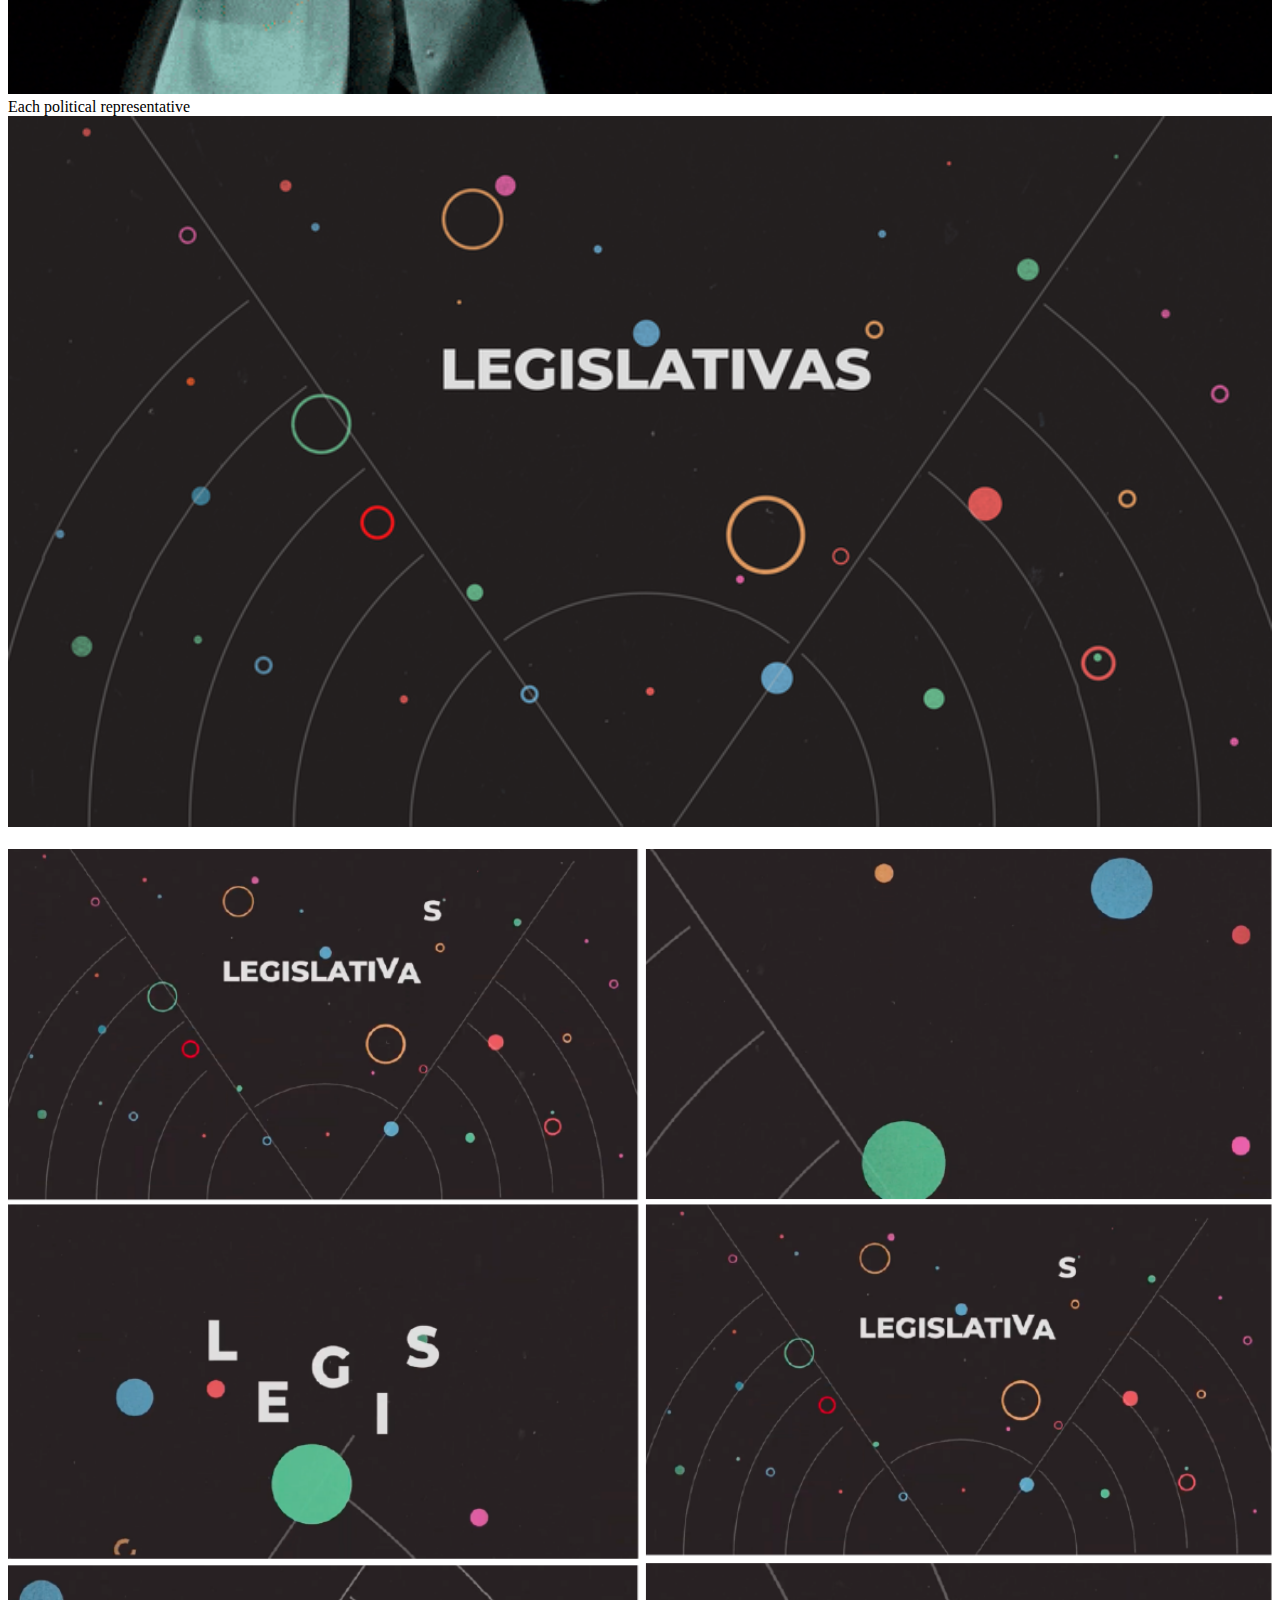
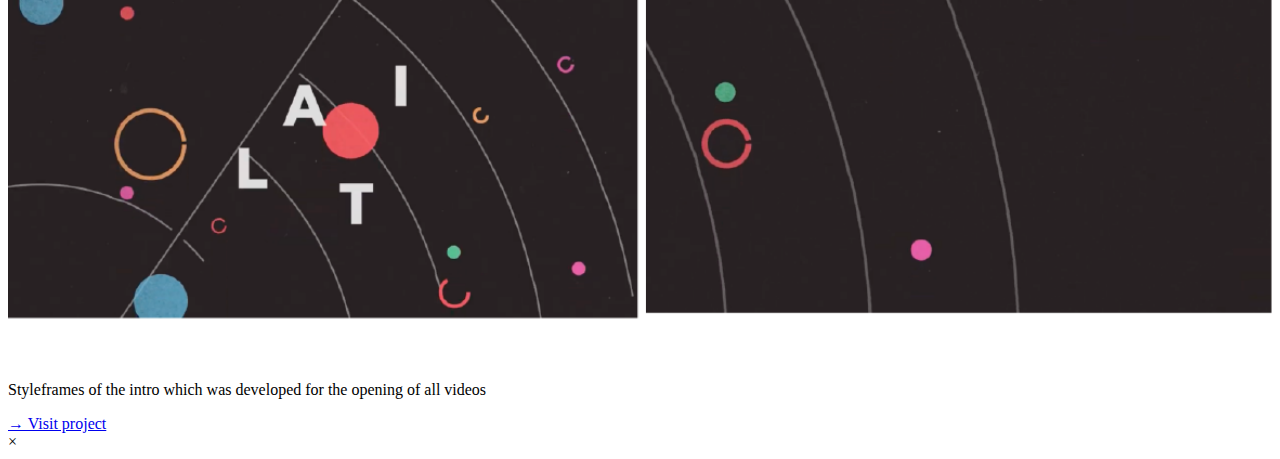
<file: elections.html>
<!DOCTYPE html>
<html lang="en-US">
<head>
<meta charset="utf-8" />
<title>National Elections</title>
<meta name="author" content="Raquel Martins" />
<meta name="description" content="Visual identity developed for Observador, to cover the 2019 Portuguese Elections." />
<meta name="viewport" content="width=device-width, initial-scale=1.0, maximum-scale=1.0, user-scalable=no, viewport-fit=cover" />
</head>

<div class="project-loadspot">
  <div class="project-images">

         <!-- Slideshow container -->
<div class="slideshow-container">

  <!-- Full-width images with number and caption text -->
  <div class="first mySlides fade">
    <img src="./assets/imgs/elections/electioncover.gif" style="width:100%">
    <div class="text">Client: Observador <br>Role: Web Development, Creative Direction, Visual Design </div>
  </div>
</div>


                    <div class="project-info pa4 mb7 pa3-xs">
                      <p>
                        Every four years, Portugal holds national elections to determine not only the next government but also the constitution of parliament.

Despite the significance of this event, a considerable portion of the population — particularly younger generations—tends to abstain from voting and remain uninformed about the issues and political parties. As a news media outlet, the main goal was to provide comprehensive coverage of the elections in a simple, engaging, and accessible manner to reach a broader audience, particularly those who find politics daunting. This endeavor involved not only journalists but also the multimedia team.

As the lead designer, I collaborated closely with the multimedia team, our coordinator, chief editor, publisher, and the political department to develop a cohesive visual identity and system to be implemented across all newspaper formats (articles, videos, animations, podcasts).
                
                      </p>
                    </div>    
</div>



<div class="slideshow-container">
<div class="first mySlides fade">
  <img src="./assets/imgs/elections/election1.png" style="width:100%">
  <div class="text"></div>

</div>
</div>
<div class="slideshow-container">
  <div class="first mySlides fade">
    <img src="./assets/imgs/elections/election2.png" style="width:100%">
    <div class="text">Lively colors and dynamic lines were used to illustrate the diverse political landscape, with circles representing political parties free to move within the parliamentary space</br></div>
  </div>
  </div>
  <div class="slideshow-container">
    <div class="first mySlides fade">
      <img src="./assets/imgs/elections/election3.png" style="width:100%">
      <div class="text"></br></div>
    </div>
    </div>
    <div class="slideshow-container">
      <div class="first mySlides fade">
        <img src="./assets/imgs/elections/election4.png" style="width:100%">
        <div class="text">Each color was selected according to what is traditionally associated to each party</br></div>
      </div>
      </div>
      <div class="slideshow-container">
        <div class="first mySlides fade">
          <img src="./assets/imgs/elections/election5.gif" style="width:100%">
          <div class="text">This project had to be a visual identity system to be implemented across articles, videos, animations and podcasts</br></div>
        </div>
        </div>
    

<div class="project-info pa4 mb7 pa3-xs">
  <p>
    Our strategy revolved around embracing diversity and individuality, mirroring the vibrant spectrum of voices in parliament. I employed lively colors and dynamic lines to illustrate the diverse political landscape, with circles representing political parties free to move within the parliamentary space.
    <br>
    <br>
    In addition to my design role, I conceptualized and produced short animations to complement videos recorded by our videographers, aiding in the explanation of various political measures and enhancing citizens' understanding of the stakes involved in the elections.
    Adapting this visual style for digital platforms involved creating intros, lower thirds for videos, and covers for articles, podcasts, and animations.

    We aimed for the project's personality and execution to reflect democratic values: transparent communication, collaboration, and appreciation of diversity. To achieve this, I utilized saturated colors, whimsical illustrations, and bold typography to craft a cohesive visual system encompassing brand identity, custom illustrations, and explanatory videos.
  </p>
</div>  

<div class="slideshow-container">
  <div class="first mySlides fade">
    <img src="./assets/imgs/elections/election6.gif" style="width:100%">
    <div class="text"></br></div>
  </div>
  </div>
  <div class="slideshow-container">
    <div class="first mySlides fade">
      <img src="./assets/imgs/elections/election7.gif" style="width:100%">
      <div class="text">Each political representative </br></div>
    </div>
    </div>

    <div class="slideshow-container">
      <div class="first mySlides fade">
        <img src="./assets/imgs/elections/election8.png" style="width:100%">
        <div class="text"></br></div>
      </div>
      </div>

<div class="slideshow-container">
<div class="first mySlides fade">
  <img src="./assets/imgs/elections/election9.png" style="width:100%">
  <div class="text">Styleframes of the intro which was developed for the opening of all videos</br></div>
</div>
</div>

<div class="project-details pl4 pr4 pt3 bt mb6 pa3-xs">

        <p class="p-nodent mt4">
          <div class="">
          <a class="websitelink" href="https://2023.fbaul-dcnm.pt/rethink-redo-react/index_en.html" target="_blank">→ Visit project</a>
        </div>
    </div>
  
</div>

<div class="close-circle">×</div>

</html>
</file>
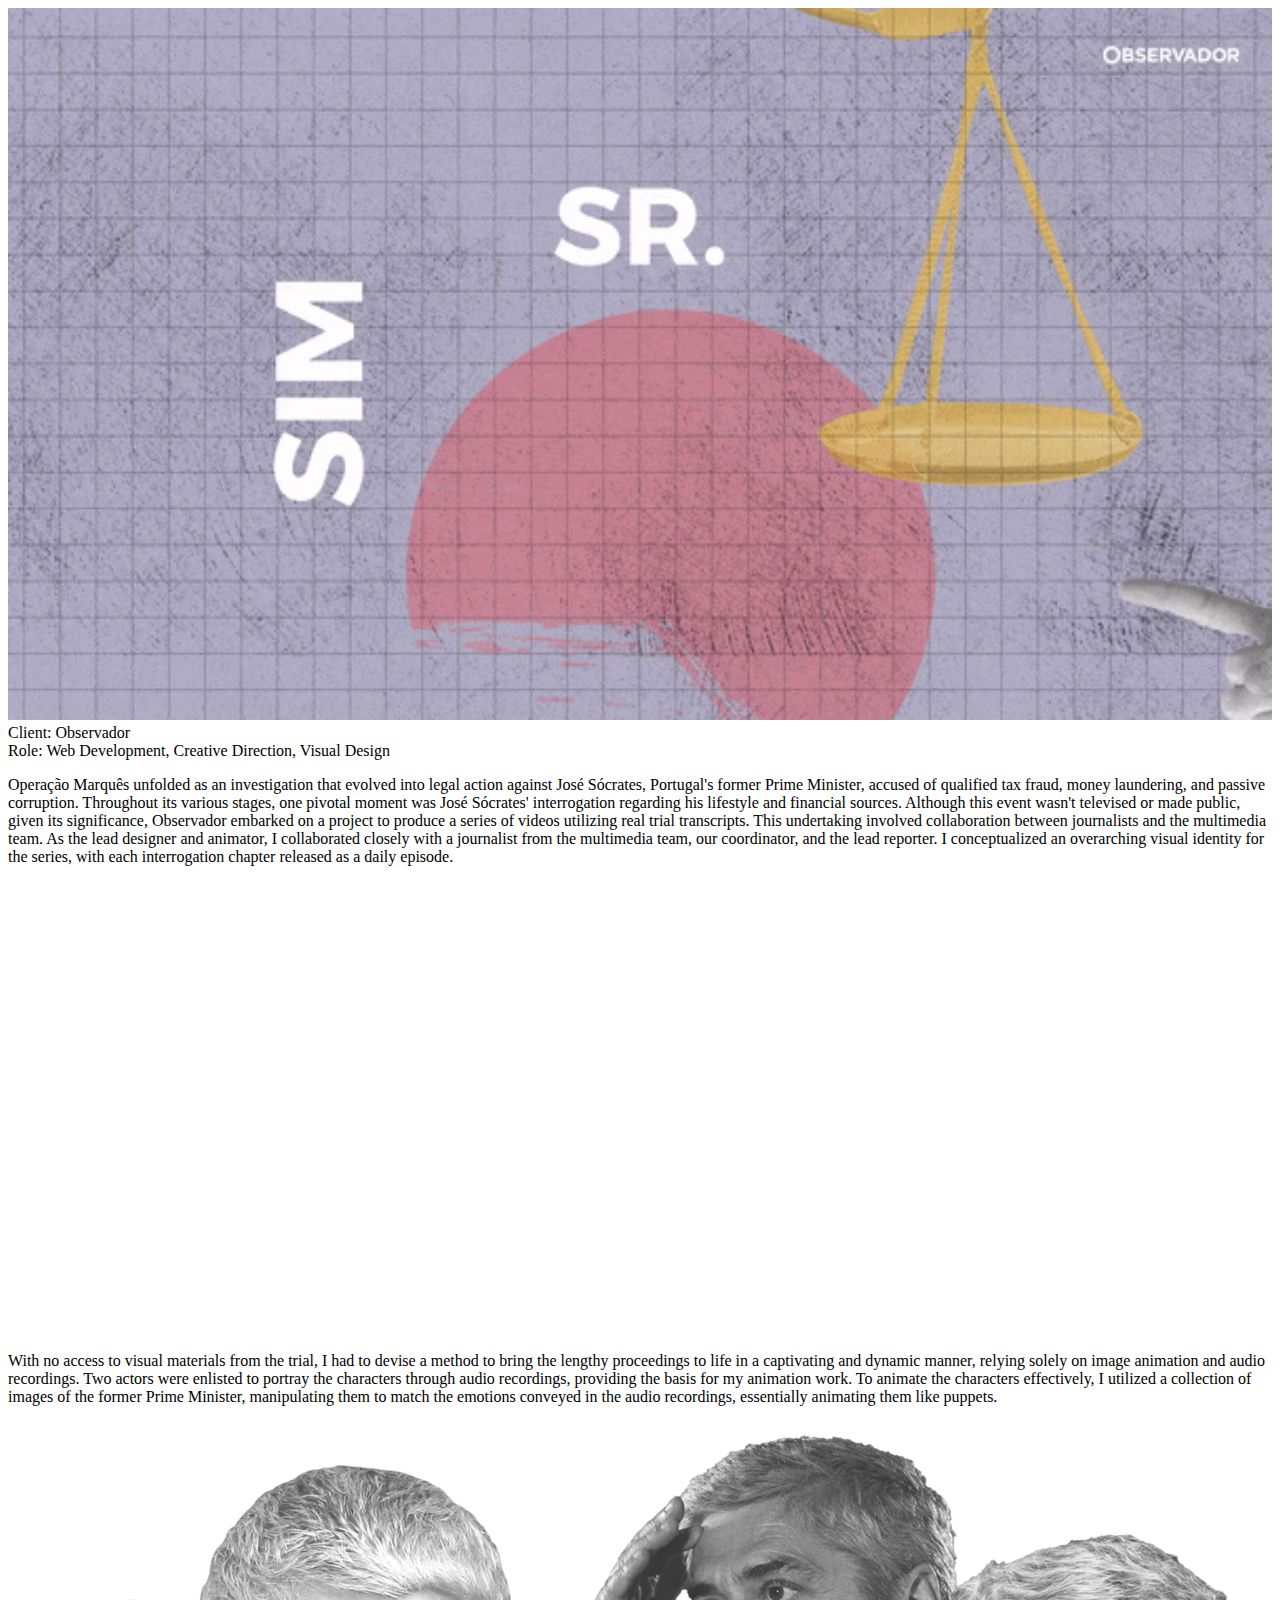
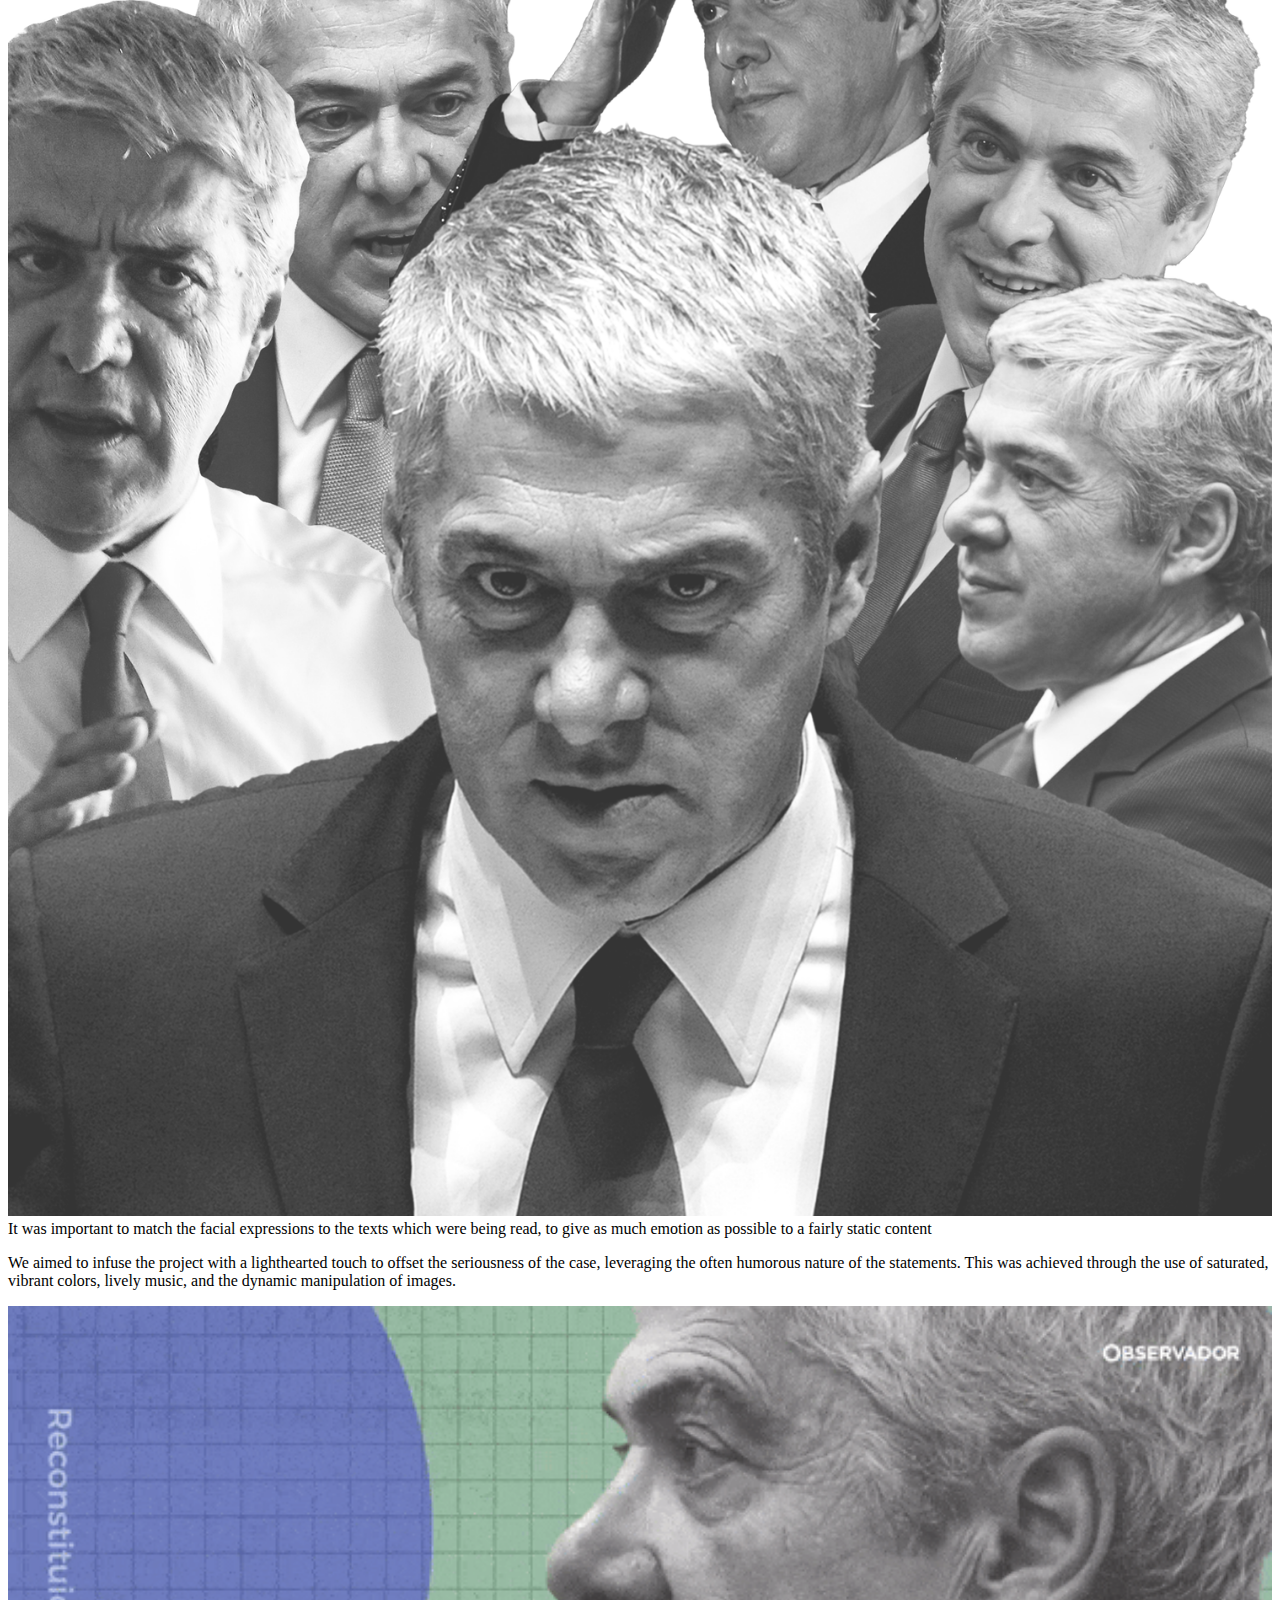
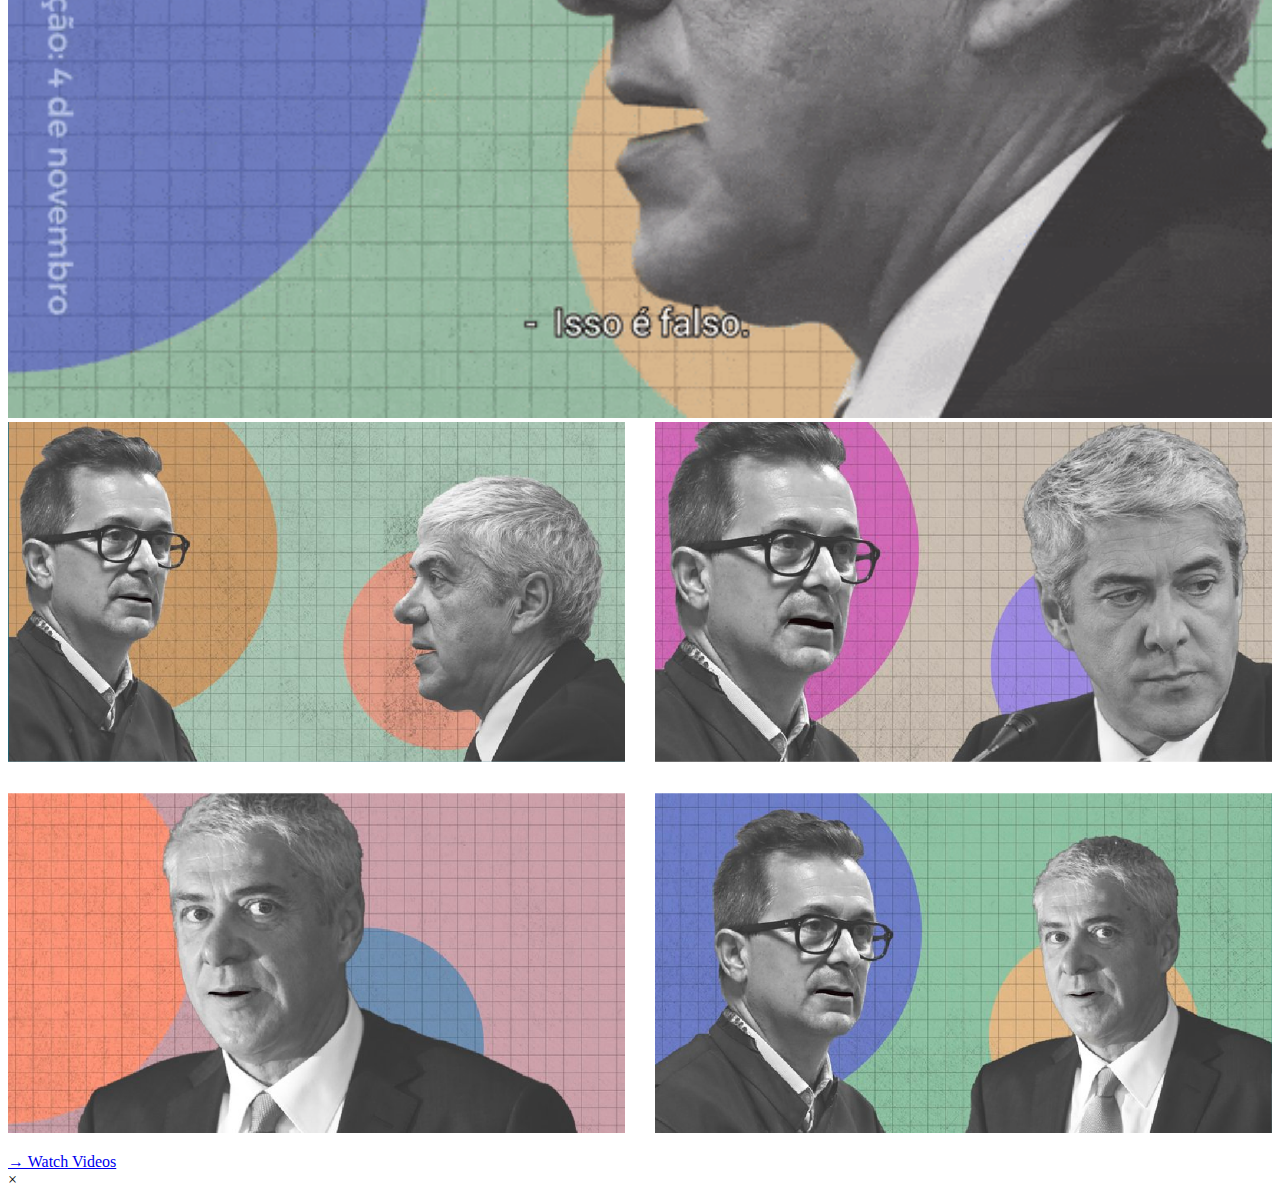
<file: mrjudge.html>
<!DOCTYPE html>
<html lang="en-US">
<head>
<meta charset="utf-8" />
<title>Mr. Judge</title>
<meta name="author" content="Raquel Martins" />
<meta name="description" content="Mr. Judge is a set of animated videos portraying real trial transcripts of José Sócrates, Portugal's former Prime Minister who was accused of qualified tax fraud, money laundering, and passive corruption." />
<meta name="viewport" content="width=device-width, initial-scale=1.0, maximum-scale=1.0, user-scalable=no, viewport-fit=cover" />
</head>

<div class="project-loadspot">
  <div class="project-images">

         <!-- Slideshow container -->
<div class="slideshow-container">

  <!-- Full-width images with number and caption text -->
  <div class="first mySlides fade">
    <img src="./assets/imgs/mrjudge/judgecover.gif" style="width:100%"><div class="text"> </div>
    <div class="text">Client: Observador <br>Role: Web Development, Creative Direction, Visual Design </div>
  </div>
</div>

<div class="project-info pa4 mb7 pa3-xs">
  <p>
    <span class="i">Operação Marquês</span> unfolded as an investigation that evolved into legal action against José Sócrates, Portugal's former Prime Minister, accused of qualified tax fraud, money laundering, and passive corruption.

    Throughout its various stages, one pivotal moment was José Sócrates' interrogation regarding his lifestyle and financial sources. Although this event wasn't televised or made public, given its significance, Observador embarked on a project to produce a series of videos utilizing real trial transcripts. This undertaking involved collaboration between journalists and the multimedia team.
    
    As the lead designer and animator, I collaborated closely with a journalist from the multimedia team, our coordinator, and the lead reporter. I conceptualized an overarching visual identity for the series, with each interrogation chapter released as a daily episode.
</p>
  </div>  


  <div class="first mySlides fade">
    <iframe width="100%" height="450px" src="https://www.youtube.com/embed/jhZq38lvskg?si=uXWb08x0MdVFGG7_&amp;controls=0" title="YouTube video player" frameborder="0" allow="accelerometer; autoplay; clipboard-write; encrypted-media; gyroscope; picture-in-picture; web-share" allowfullscreen></iframe>
  </div>
</div>


    <div class="project-info pa4 mb7 pa3-xs">
      <p>
        With no access to visual materials from the trial, I had to devise a method to bring the lengthy proceedings to life in a captivating and dynamic manner, relying solely on image animation and audio recordings. Two actors were enlisted to portray the characters through audio recordings, providing the basis for my animation work. To animate the characters effectively, I utilized a collection of images of the former Prime Minister, manipulating them to match the emotions conveyed in the audio recordings, essentially animating them like puppets.
    </p>
      </div>  

  
      <div class="slideshow-container">
        <div class="first mySlides fade">
          <img src="./assets/imgs/mrjudge/judge2.png" style="width:100%"><div class="text">It was important to match the facial expressions to the texts which were being read, to give as much emotion as possible to a fairly static content</div>
        
        </div>
        </div>
    
      <div class="project-info pa4 mb7 pa3-xs">
        <p>
          We aimed to infuse the project with a lighthearted touch to offset the seriousness of the case, leveraging the often humorous nature of the statements. This was achieved through the use of saturated, vibrant colors, lively music, and the dynamic manipulation of images.
      </p>
        </div>  

        <div class="slideshow-container">
          <div class="first mySlides fade">
            <img src="./assets/imgs/mrjudge/judge3.gif" style="width:100%"><div class="text"> </div>
          </div>
          </div>

        <div class="slideshow-container">
          <div class="first mySlides fade">
            <img src="./assets/imgs/mrjudge/judge4.png" style="width:100%">
          </div>
          </div>
  
<div class="project-details pl4 pr4 pt3 bt mb6 pa3-xs">

<p class="p-nodent mt4">
<div class="">
<a class="websitelink" href="https://observador.pt/programas/sim-sr-juiz/" target="_blank">→ Watch Videos</a>
</div>

</div>

<div class="close-circle">×</div>

</html>
</file>
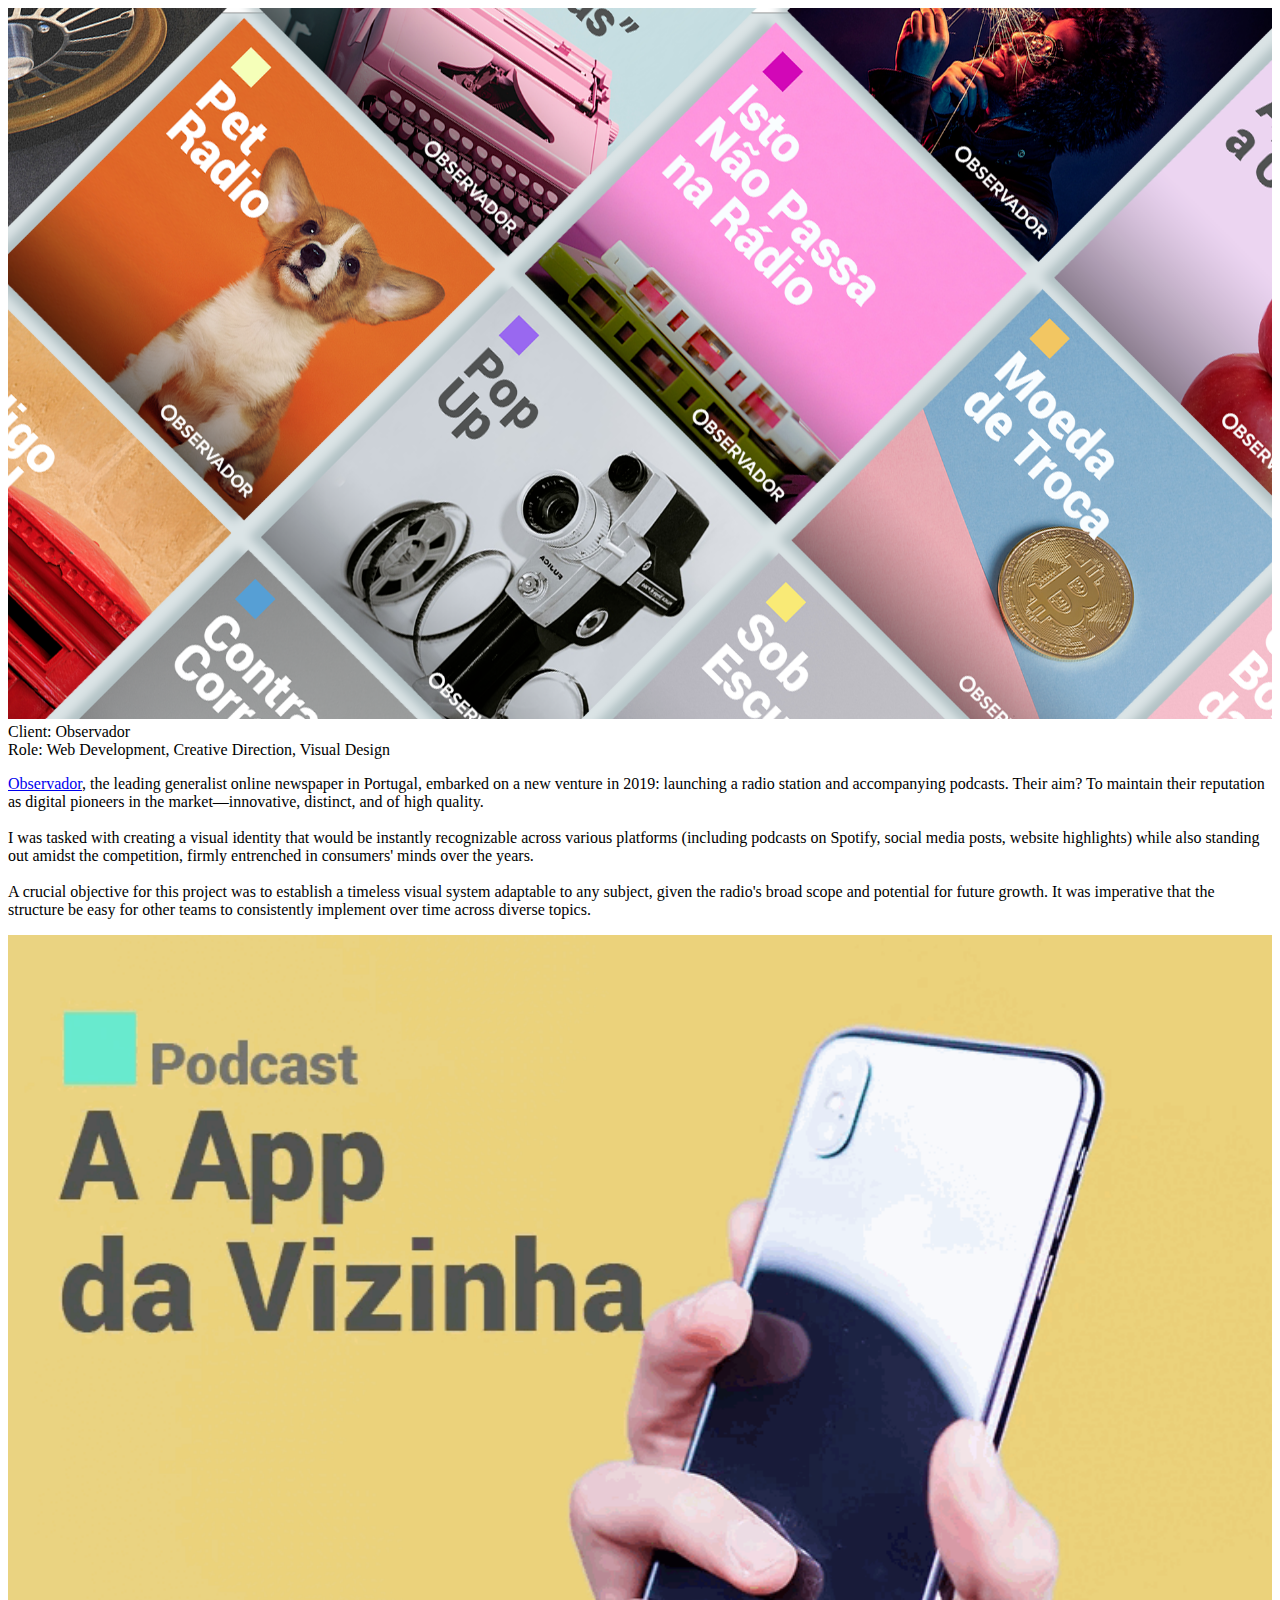
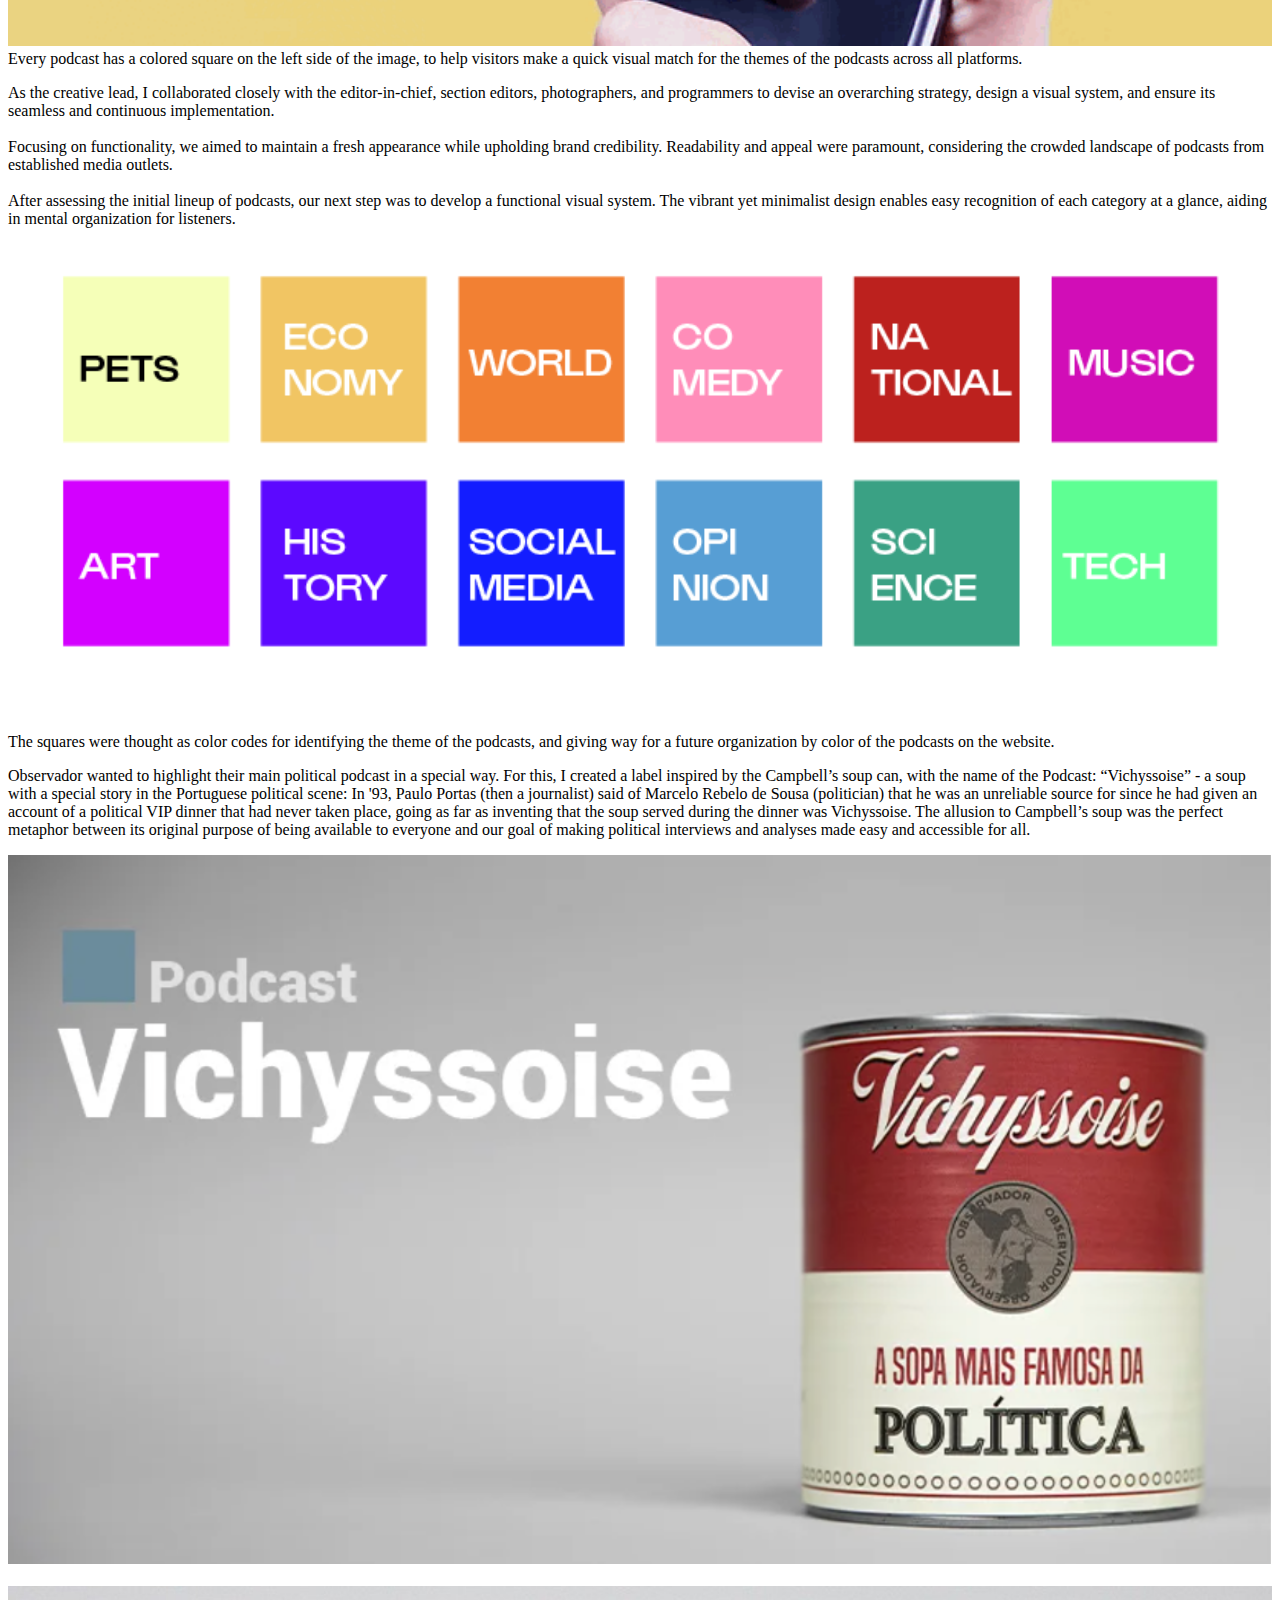
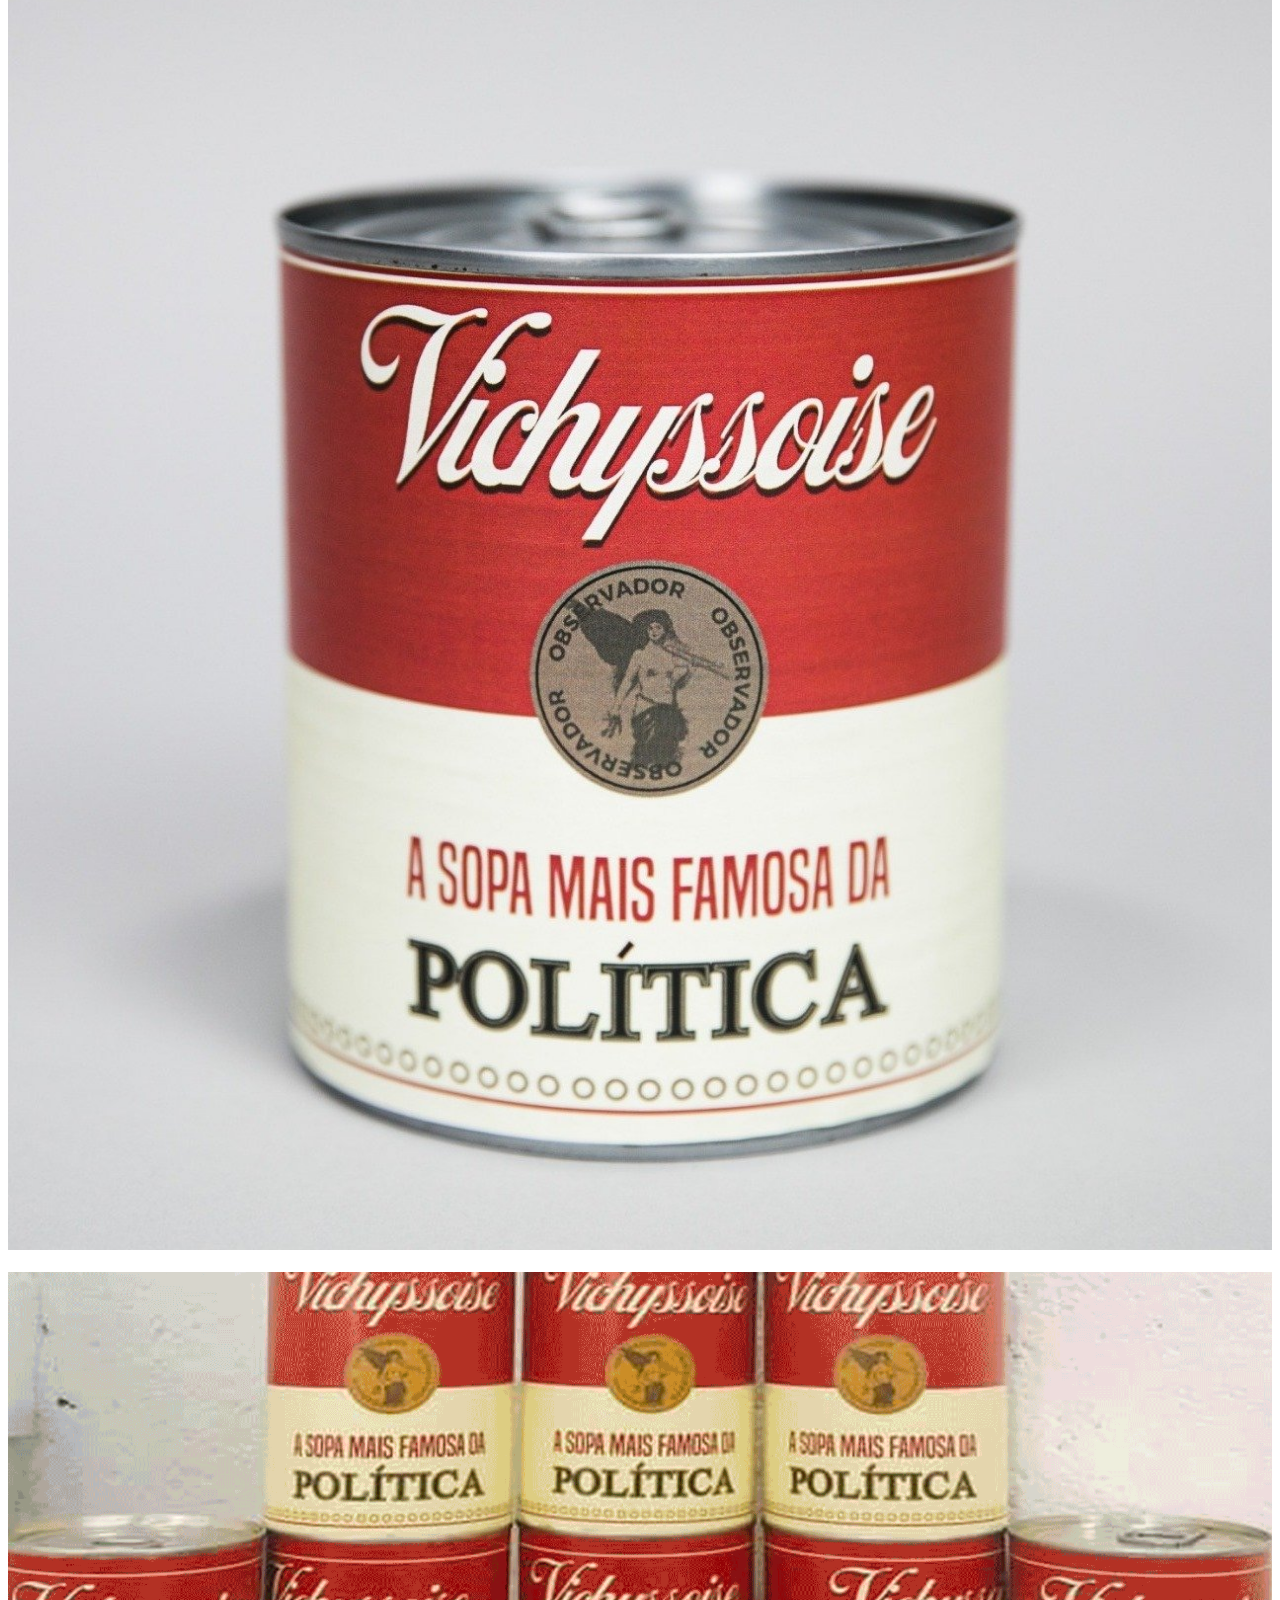
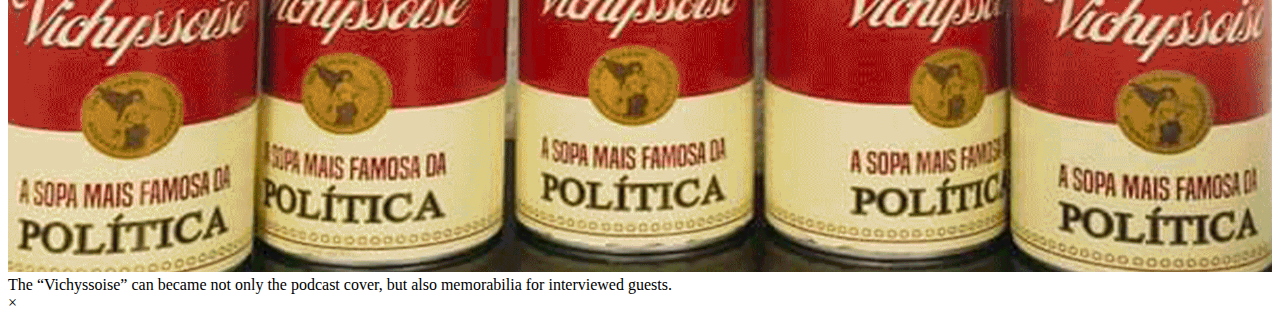
<file: podcast.html>
<!DOCTYPE html>
<html lang="en-US">
<head>
<meta charset="utf-8" />
<title>Podcasts Identity</title>
<meta name="author" content="Raquel Martins" />
<meta name="description" content="This is the visual identity created for Observador's new radio podcasts" />
<meta name="viewport" content="width=device-width, initial-scale=1.0, maximum-scale=1.0, user-scalable=no, viewport-fit=cover" />
</head>

<div class="project-loadspot">
  <div class="project-images">

         <!-- Slideshow container -->
<div class="slideshow-container">

  <!-- Full-width images with number and caption text -->
  <div class="first mySlides fade">
    <img src="./assets/imgs/podcast/podcastcover.png" style="width:100%">
    <div class="text">Client: Observador <br>Role: Web Development, Creative Direction, Visual Design </div>
  </div>
</div>


                    <div class="project-info pa4 mb7 pa3-xs">
                      <p>
                        <a class="link" href="https://observador.pt/">Observador</a>, the leading generalist online newspaper in Portugal, embarked on a new venture in 2019: launching a radio station and accompanying podcasts. Their aim? To maintain their reputation as digital pioneers in the market—innovative, distinct, and of high quality.
                        <br><br>
                        I was tasked with creating a visual identity that would be instantly recognizable across various platforms (including podcasts on Spotify, social media posts, website highlights) while also standing out amidst the competition, firmly entrenched in consumers' minds over the years.
                        <br><br>
                        A crucial objective for this project was to establish a timeless visual system adaptable to any subject, given the radio's broad scope and potential for future growth. It was imperative that the structure be easy for other teams to consistently implement over time across diverse topics.
                
                      </p>
                    </div>    
</div>

<div class="slideshow-container">
<div class="first mySlides fade">
  <img src="./assets/imgs/podcast/podcast1.gif" style="width:100%">
  <div class="text">Every podcast has a colored square on the left side of the image, to help visitors make a quick visual match for the themes of the podcasts across all platforms.</div>

</div>
</div>


<div class="project-info pa4 mb7 pa3-xs">
  <p>
    As the creative lead, I collaborated closely with the editor-in-chief, section editors, photographers, and programmers to devise an overarching strategy, design a visual system, and ensure its seamless and continuous implementation.
    <br><br>
    Focusing on functionality, we aimed to maintain a fresh appearance while upholding brand credibility. Readability and appeal were paramount, considering the crowded landscape of podcasts from established media outlets.
    <br><br>
    After assessing the initial lineup of podcasts, our next step was to develop a functional visual system. The vibrant yet minimalist design enables easy recognition of each category at a glance, aiding in mental organization for listeners.
  </p>
</div>  



<div class="slideshow-container">
<div class="first mySlides fade">
  <img src="./assets/imgs/podcast/podcast2.png" style="width:100%">
  <div class="text">The squares were thought as color codes for identifying the theme of the podcasts, and giving way for a future organization by color of the podcasts on the website.</br></div>
</div>
</div>


<div class="project-info pa4 mb7 pa3-xs">
  <p>Observador wanted to highlight their main political podcast in a special way. 
    For this, I created a label inspired by the Campbell’s soup can, with the name of the Podcast: “Vichyssoise” - a soup with a special story in the Portuguese political scene: In '93, Paulo Portas (then a journalist) said of Marcelo Rebelo de Sousa (politician) that he was an unreliable source for since he had given an account of a political VIP dinner that had never taken place, going as far as inventing that the soup served during the dinner was Vichyssoise. 
    
    The allusion to Campbell’s soup was the perfect metaphor between its original purpose of being available to everyone and our goal of making political interviews and analyses made easy and accessible for all.</p></div>  
      
    <div class="slideshow-container">
      <div class="first mySlides fade">
        <img src="./assets/imgs/podcast/podcast3.png" style="width:100%">
        <div class="text"></br></div>
      </div>
      </div>

      <div class="slideshow-container">
        <div class="first mySlides fade">
          <img src="./assets/imgs/podcast/podcast4.jpeg" style="width:100%">
          <div class="text"></br></div>
        </div>
        </div>

      <div class="slideshow-container">
        <div class="first mySlides fade">
          <img src="./assets/imgs/podcast/podcast5.gif" style="width:100%" height="600px">
          <div class="text">The “Vichyssoise” can became not only the podcast cover, but also memorabilia for interviewed guests.</br></div>
        </div>
        </div>

<div class="project-details pl4 pr4 pt3 bt mb6 pa3-xs">

</div>

<div class="close-circle">×</div>

</html>
</file>
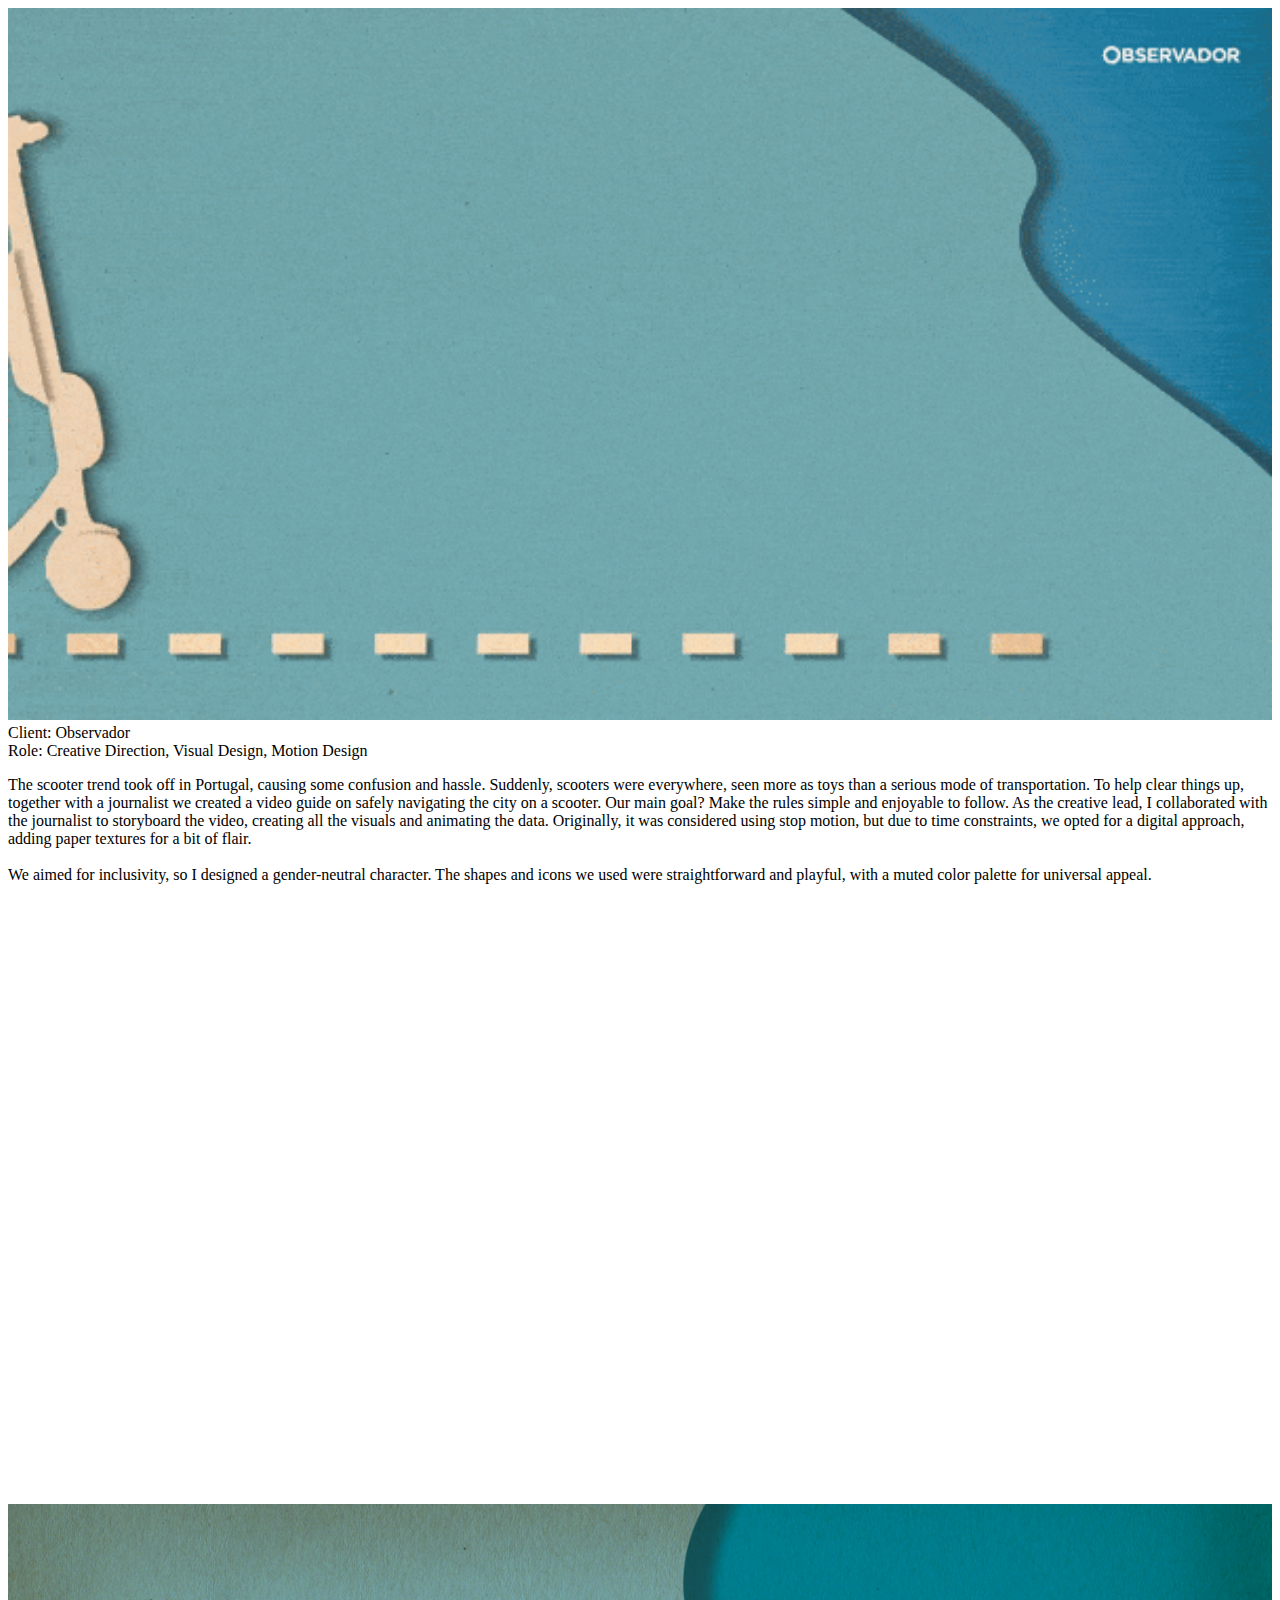
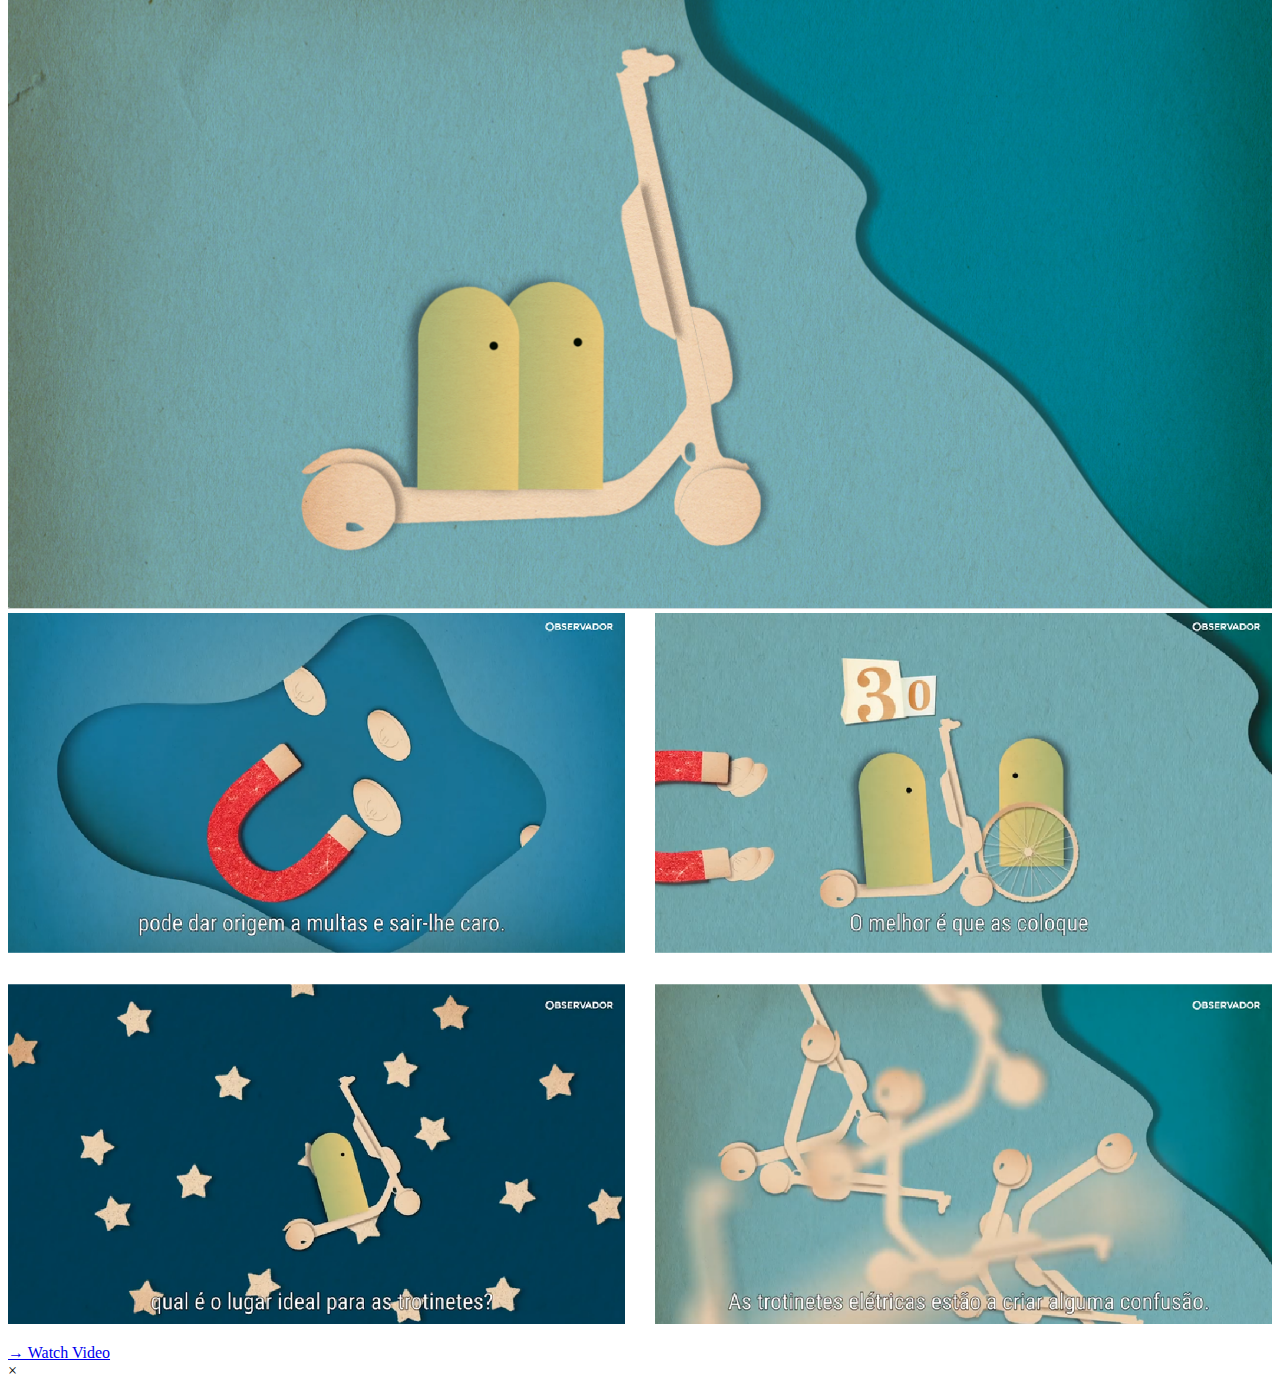
<file: scooter.html>
<!DOCTYPE html>
<html lang="en-US">
<head>
<meta charset="utf-8" />
<title>Scooter Rules</title>
<meta name="author" content="Raquel Martins" />
<meta name="description" content="This project is an animated video guide on safely navigating the city on a scooter." />
<meta name="viewport" content="width=device-width, initial-scale=1.0, maximum-scale=1.0, user-scalable=no, viewport-fit=cover" />
</head>

<div class="project-loadspot">
  <div class="project-images">

         <!-- Slideshow container -->
<div class="slideshow-container">

  <!-- Full-width images with number and caption text -->
  <div class="first mySlides fade">
    <div class="first mySlides fade">
      <img src="./assets/imgs/scooter/scootcover.gif" style="width:100%">
    <div class="text">Client: Observador <br>Role: Creative Direction, Visual Design, Motion Design</div></div>
  </div>
</div>

<div class="project-info pa4 mb7 pa3-xs">
  <p>
    The scooter trend took off in Portugal, causing some confusion and hassle. Suddenly, scooters were everywhere, seen more as toys than a serious mode of transportation. To help clear things up, together with a journalist we created a video guide on safely navigating the city on a scooter.

Our main goal? Make the rules simple and enjoyable to follow.
As the creative lead, I collaborated with the journalist to storyboard the video, creating all the visuals and animating the data. Originally, it was considered using stop motion, but due to time constraints, we opted for a digital approach, adding paper textures for a bit of flair.
<br><br>
We aimed for inclusivity, so I designed a gender-neutral character. The shapes and icons we used were straightforward and playful, with a muted color palette 
for universal appeal.
</p>
  </div>  

  <div class="first mySlides fade">
    <iframe width="100%" height="600px" src="https://www.youtube.com/embed/mWLtw-wwpQU?si=n0ZVQY7bzKGXnQsu&amp;controls=0" title="YouTube video player" frameborder="0" allow="accelerometer; autoplay; clipboard-write; encrypted-media; gyroscope; picture-in-picture; web-share" allowfullscreen></iframe>
  </div>


  <div class="slideshow-container">
    <div class="first mySlides fade">
      <img src="./assets/imgs/scooter/scoot1.png" style="width:100%"><div class="text"> </div>
    
    </div>
    </div>

    <div class="slideshow-container">
      <div class="first mySlides fade">
        <img src="./assets/imgs/scooter/scoot2.png" style="width:100%">
      </div>
      </div>
  
<div class="project-details pl4 pr4 pt3 bt mb6 pa3-xs">

<p class="p-nodent mt4">
<div class="">
<a class="websitelink" href="https://heyzine.com/flip-book/3e6286c9a8.html" target="_blank">→ Watch Video</a>
</div>

</div>

<div class="close-circle">×</div>

</html>
</file>
